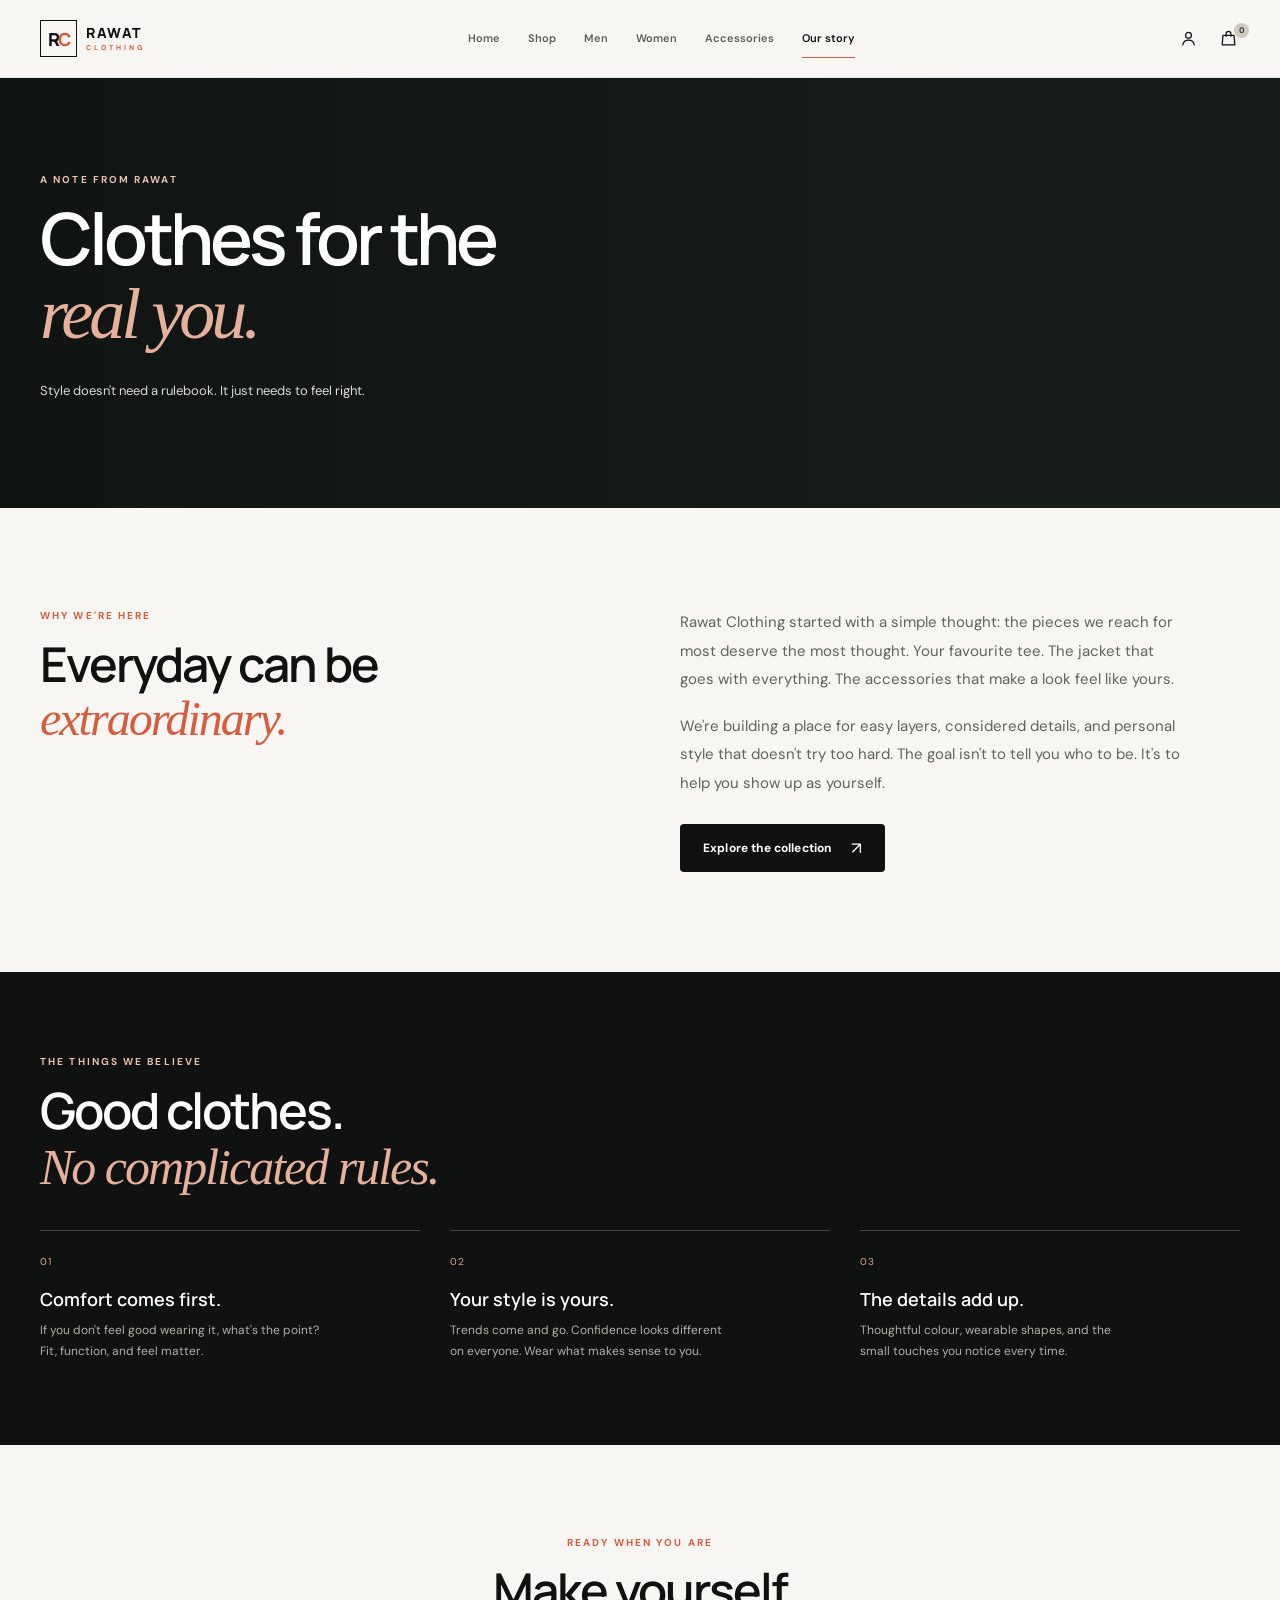
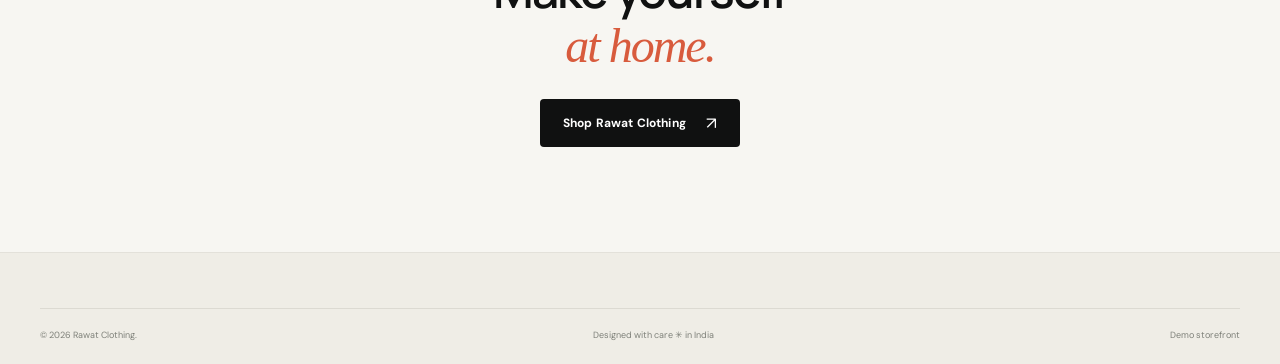
<file: about.html>
<!DOCTYPE html><html lang="en"><head><meta charset="UTF-8"><meta name="viewport" content="width=device-width,initial-scale=1"><meta name="theme-color" content="#101111"><title>Our story — Rawat Clothing</title><link rel="icon" href="assets/images/favicon.svg" type="image/svg+xml"><link href="https://fonts.googleapis.com/css2?family=DM+Sans:wght@400;500;600;700&family=Manrope:wght@400;500;600;700;800&display=swap" rel="stylesheet"><link rel="stylesheet" href="assets/css/style.css"></head><body data-page="about"><header class="site-header"><div class="container nav-wrap"><a class="brand" href="index.html"><span class="brand-mark">R<span>C</span></span><span class="brand-word">RAWAT<small>CLOTHING</small></span></a><button class="menu-toggle" aria-label="Open navigation" aria-expanded="false"><span></span><span></span><span></span></button><nav class="main-nav"><a href="index.html">Home</a><a href="shop.html">Shop</a><a href="shop.html?category=Men">Men</a><a href="shop.html?category=Women">Women</a><a href="shop.html?category=Accessories">Accessories</a><a class="active" href="about.html">Our story</a></nav><div class="nav-actions"><a class="icon-button" href="dashboard.html" aria-label="My account"><svg viewBox="0 0 24 24"><circle cx="12" cy="8" r="3.7"/><path d="M4.7 20c.8-4 3.2-6 7.3-6s6.5 2 7.3 6"/></svg></a><a class="icon-button bag-button" href="cart.html" aria-label="Shopping bag"><svg viewBox="0 0 24 24"><path d="M5 8h14l1 12H4L5 8Z"/><path d="M9 9V6a3 3 0 0 1 6 0v3"/></svg><span class="cart-count">0</span></a></div></div></header><main class="page-main"><section class="story-hero"><div class="story-hero-img"></div><div class="story-hero-overlay"></div><div class="container story-hero-content"><p class="eyebrow light-eyebrow">A NOTE FROM RAWAT</p><h1>Clothes for the<br><em>real you.</em></h1><p>Style doesn't need a rulebook. It just needs to feel right.</p></div></section><section class="section"><div class="container story-intro"><div><p class="eyebrow">WHY WE'RE HERE</p><h2>Everyday can be<br><em>extraordinary.</em></h2></div><div><p class="body-copy">Rawat Clothing started with a simple thought: the pieces we reach for most deserve the most thought. Your favourite tee. The jacket that goes with everything. The accessories that make a look feel like yours.</p><p class="body-copy">We're building a place for easy layers, considered details, and personal style that doesn't try too hard. The goal isn't to tell you who to be. It's to help you show up as yourself.</p><a class="btn btn-dark" href="shop.html">Explore the collection <span>↗</span></a></div></div></section><section class="story-values"><div class="container"><p class="eyebrow light-eyebrow">THE THINGS WE BELIEVE</p><h2>Good clothes.<br><em>No complicated rules.</em></h2><div class="story-value-grid"><article><span>01</span><h3>Comfort comes first.</h3><p>If you don't feel good wearing it, what's the point? Fit, function, and feel matter.</p></article><article><span>02</span><h3>Your style is yours.</h3><p>Trends come and go. Confidence looks different on everyone. Wear what makes sense to you.</p></article><article><span>03</span><h3>The details add up.</h3><p>Thoughtful colour, wearable shapes, and the small touches you notice every time.</p></article></div></div></section><section class="section story-cta"><div class="container"><p class="eyebrow">READY WHEN YOU ARE</p><h2>Make yourself<br><em>at home.</em></h2><a href="shop.html" class="btn btn-dark">Shop Rawat Clothing <span>↗</span></a></div></section></main><footer class="site-footer"><div class="container"><div class="footer-bottom"><span>© <span id="year"></span> Rawat Clothing.</span><span>Designed with care ✳ in India</span><span>Demo storefront</span></div></div></footer><div class="toast-region" aria-live="polite"></div><script src="assets/js/main.js"></script></body></html>
</file>
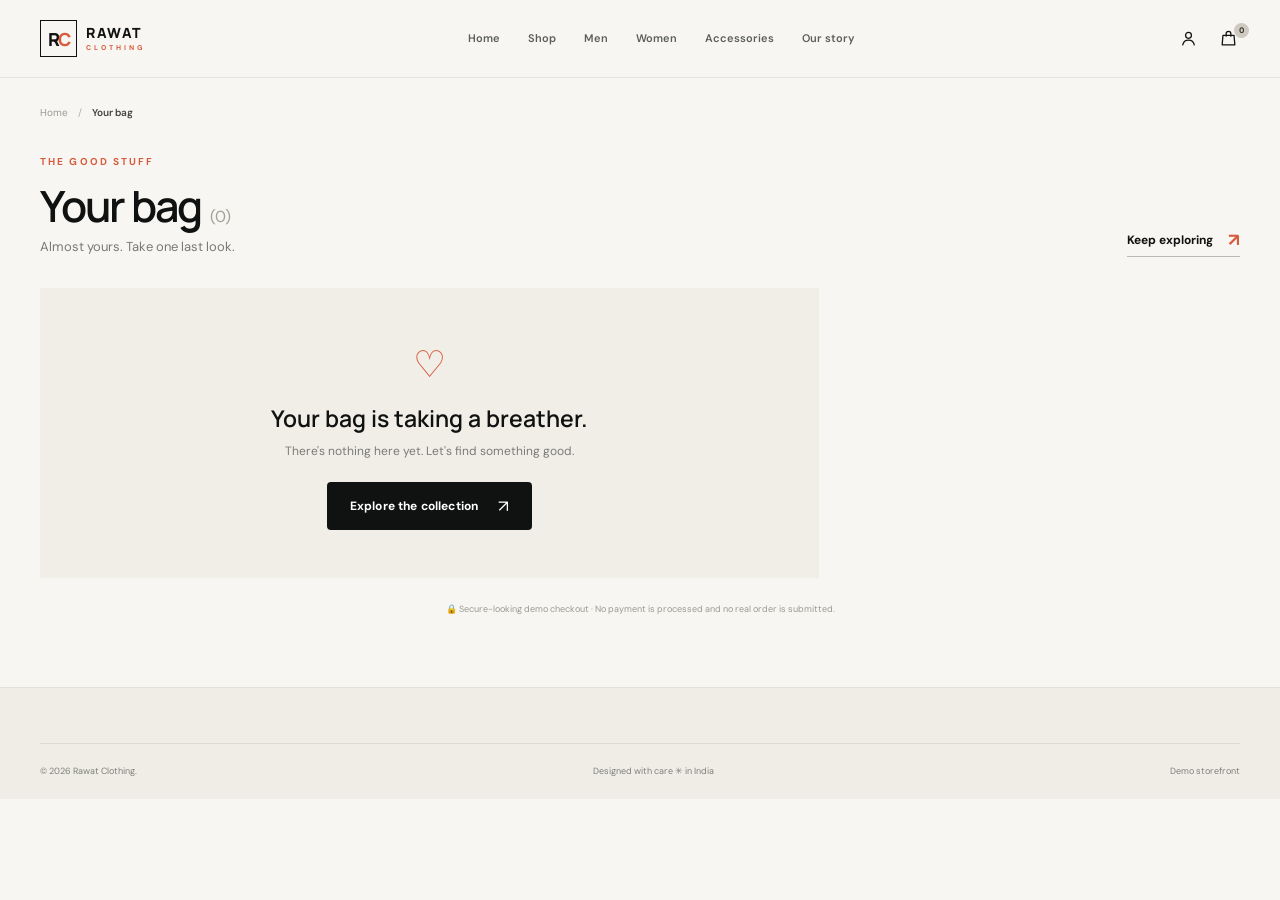
<file: cart.html>
<!DOCTYPE html><html lang="en"><head><meta charset="UTF-8"><meta name="viewport" content="width=device-width,initial-scale=1"><meta name="theme-color" content="#101111"><title>Your bag — Rawat Clothing</title><link rel="icon" href="assets/images/favicon.svg" type="image/svg+xml"><link href="https://fonts.googleapis.com/css2?family=DM+Sans:wght@400;500;600;700&family=Manrope:wght@400;500;600;700;800&display=swap" rel="stylesheet"><link rel="stylesheet" href="assets/css/style.css"></head><body data-page="cart"><header class="site-header"><div class="container nav-wrap"><a class="brand" href="index.html"><span class="brand-mark">R<span>C</span></span><span class="brand-word">RAWAT<small>CLOTHING</small></span></a><button class="menu-toggle" aria-label="Open navigation" aria-expanded="false"><span></span><span></span><span></span></button><nav class="main-nav"><a href="index.html">Home</a><a href="shop.html">Shop</a><a href="shop.html?category=Men">Men</a><a href="shop.html?category=Women">Women</a><a href="shop.html?category=Accessories">Accessories</a><a href="about.html">Our story</a></nav><div class="nav-actions"><a class="icon-button" href="dashboard.html" aria-label="My account"><svg viewBox="0 0 24 24"><circle cx="12" cy="8" r="3.7"/><path d="M4.7 20c.8-4 3.2-6 7.3-6s6.5 2 7.3 6"/></svg></a><a class="icon-button bag-button" href="cart.html" aria-label="Shopping bag"><svg viewBox="0 0 24 24"><path d="M5 8h14l1 12H4L5 8Z"/><path d="M9 9V6a3 3 0 0 1 6 0v3"/></svg><span class="cart-count">0</span></a></div></div></header><main class="page-main cart-page"><div class="container"><div class="breadcrumbs"><a href="index.html">Home</a><span>/</span><b>Your bag</b></div><div class="page-title-row"><div><p class="eyebrow">THE GOOD STUFF</p><h1>Your bag<span class="title-count" id="cart-title-count">(0)</span></h1><p class="section-subtitle">Almost yours. Take one last look.</p></div><a href="shop.html" class="text-link">Keep exploring <span>↗</span></a></div><div id="cart-content" class="cart-layout"><div class="loading-state">Opening your bag...</div></div><section class="checkout-success hidden" id="checkout-success"><div class="success-icon">✓</div><p class="eyebrow">ORDER CONFIRMED (DEMO)</p><h2>You're going to look <em>good.</em></h2><p id="success-message">Your demo order has been placed.</p><div class="success-actions"><a href="dashboard.html" class="btn btn-dark">View my orders <span>↗</span></a><a href="shop.html" class="btn btn-outline">Back to shopping</a></div></section><div class="checkout-disclaimer">🔒 Secure-looking demo checkout · No payment is processed and no real order is submitted.</div></div></main><footer class="site-footer"><div class="container"><div class="footer-bottom"><span>© <span id="year"></span> Rawat Clothing.</span><span>Designed with care ✳ in India</span><span>Demo storefront</span></div></div></footer><div class="toast-region" aria-live="polite"></div><script src="assets/js/main.js"></script><script src="assets/js/cart.js"></script></body></html>
</file>
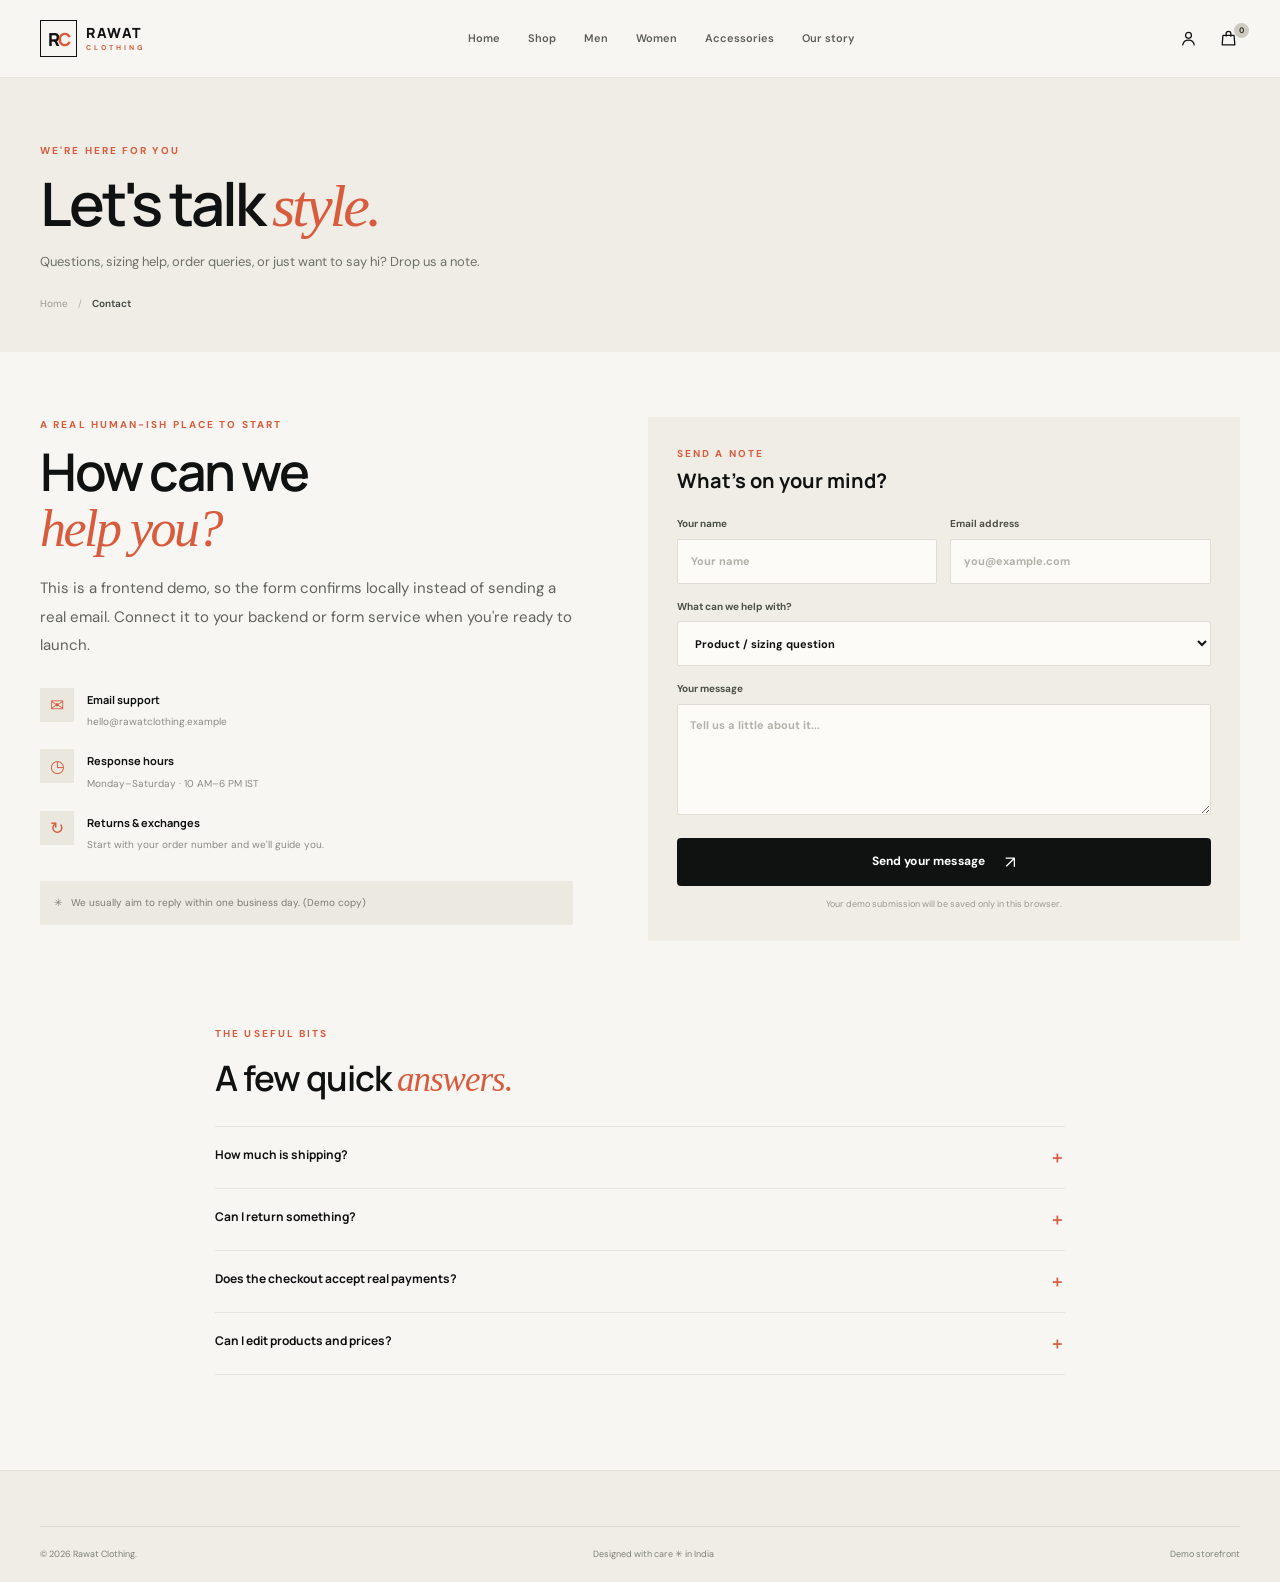
<file: contact.html>
<!DOCTYPE html><html lang="en"><head><meta charset="UTF-8"><meta name="viewport" content="width=device-width,initial-scale=1"><meta name="theme-color" content="#101111"><title>Contact & support — Rawat Clothing</title><link rel="icon" href="assets/images/favicon.svg" type="image/svg+xml"><link href="https://fonts.googleapis.com/css2?family=DM+Sans:wght@400;500;600;700&family=Manrope:wght@400;500;600;700;800&display=swap" rel="stylesheet"><link rel="stylesheet" href="assets/css/style.css"></head><body data-page="contact"><header class="site-header"><div class="container nav-wrap"><a class="brand" href="index.html"><span class="brand-mark">R<span>C</span></span><span class="brand-word">RAWAT<small>CLOTHING</small></span></a><button class="menu-toggle" aria-label="Open navigation" aria-expanded="false"><span></span><span></span><span></span></button><nav class="main-nav"><a href="index.html">Home</a><a href="shop.html">Shop</a><a href="shop.html?category=Men">Men</a><a href="shop.html?category=Women">Women</a><a href="shop.html?category=Accessories">Accessories</a><a href="about.html">Our story</a></nav><div class="nav-actions"><a class="icon-button" href="dashboard.html" aria-label="My account"><svg viewBox="0 0 24 24"><circle cx="12" cy="8" r="3.7"/><path d="M4.7 20c.8-4 3.2-6 7.3-6s6.5 2 7.3 6"/></svg></a><a class="icon-button bag-button" href="cart.html" aria-label="Shopping bag"><svg viewBox="0 0 24 24"><path d="M5 8h14l1 12H4L5 8Z"/><path d="M9 9V6a3 3 0 0 1 6 0v3"/></svg><span class="cart-count">0</span></a></div></div></header><main class="page-main"><section class="shop-intro contact-intro"><div class="container"><p class="eyebrow">WE'RE HERE FOR YOU</p><h1>Let's talk <em>style.</em></h1><p>Questions, sizing help, order queries, or just want to say hi? Drop us a note.</p><div class="breadcrumbs"><a href="index.html">Home</a><span>/</span><b>Contact</b></div></div></section><section class="container contact-layout"><div class="contact-copy"><p class="eyebrow">A REAL HUMAN-ISH PLACE TO START</p><h2>How can we<br><em>help you?</em></h2><p class="body-copy">This is a frontend demo, so the form confirms locally instead of sending a real email. Connect it to your backend or form service when you're ready to launch.</p><div class="contact-info"><div><span>✉</span><section><strong>Email support</strong><p>hello@rawatclothing.example</p></section></div><div><span>◷</span><section><strong>Response hours</strong><p>Monday–Saturday · 10 AM–6 PM IST</p></section></div><div><span>↻</span><section><strong>Returns & exchanges</strong><p>Start with your order number and we'll guide you.</p></section></div></div><div class="contact-mini-note">✳ <span>We usually aim to reply within one business day. (Demo copy)</span></div></div><form id="contact-form" class="contact-form"><p class="eyebrow">SEND A NOTE</p><h3>What’s on your mind?</h3><div class="form-two-col"><label>Your name<input id="contact-name" required placeholder="Your name"></label><label>Email address<input id="contact-email" type="email" required placeholder="you@example.com"></label></div><label>What can we help with?<select id="contact-topic"><option>Product / sizing question</option><option>Order status</option><option>Shipping and returns</option><option>Something else</option></select></label><label>Your message<textarea id="contact-message" rows="5" required minlength="8" placeholder="Tell us a little about it..."></textarea></label><p class="form-error" id="contact-error" role="alert"></p><button class="btn btn-dark btn-full" type="submit">Send your message <span>↗</span></button><p class="form-help">Your demo submission will be saved only in this browser.</p></form></section><section class="container faq-section" id="faq"><p class="eyebrow">THE USEFUL BITS</p><h2>A few quick <em>answers.</em></h2><div class="faq-list"><details><summary>How much is shipping? <span>＋</span></summary><p>In this demo, shipping is free on orders of ₹1,499 or more and ₹99 below that. You can edit this rule in <code>assets/js/cart.js</code>.</p></details><details><summary>Can I return something? <span>＋</span></summary><p>The storefront displays a 7-day return-window message for demonstration. Add your real return policy before accepting customer orders.</p></details><details><summary>Does the checkout accept real payments? <span>＋</span></summary><p>No. This is a frontend project only. Checkout simulates placing an order in your browser; it does not charge a card or send an order to a server.</p></details><details id="shipping"><summary>Can I edit products and prices? <span>＋</span></summary><p>Yes. Update the product catalogue in <code>assets/js/main.js</code>. For a production site, use a database and a protected admin API.</p></details></div></section></main><footer class="site-footer"><div class="container"><div class="footer-bottom"><span>© <span id="year"></span> Rawat Clothing.</span><span>Designed with care ✳ in India</span><span>Demo storefront</span></div></div></footer><div class="toast-region" aria-live="polite"></div><script src="assets/js/main.js"></script><script>document.getElementById('contact-form').addEventListener('submit',e=>{e.preventDefault();const data={name:document.getElementById('contact-name').value,email:document.getElementById('contact-email').value,topic:document.getElementById('contact-topic').value,message:document.getElementById('contact-message').value,createdAt:new Date().toISOString()};const list=JSON.parse(localStorage.getItem('rawat_messages')||'[]');list.unshift(data);localStorage.setItem('rawat_messages',JSON.stringify(list));e.target.reset();Rawat.toast('Thanks — your demo message has been saved in this browser.');});</script></body></html>
</file>
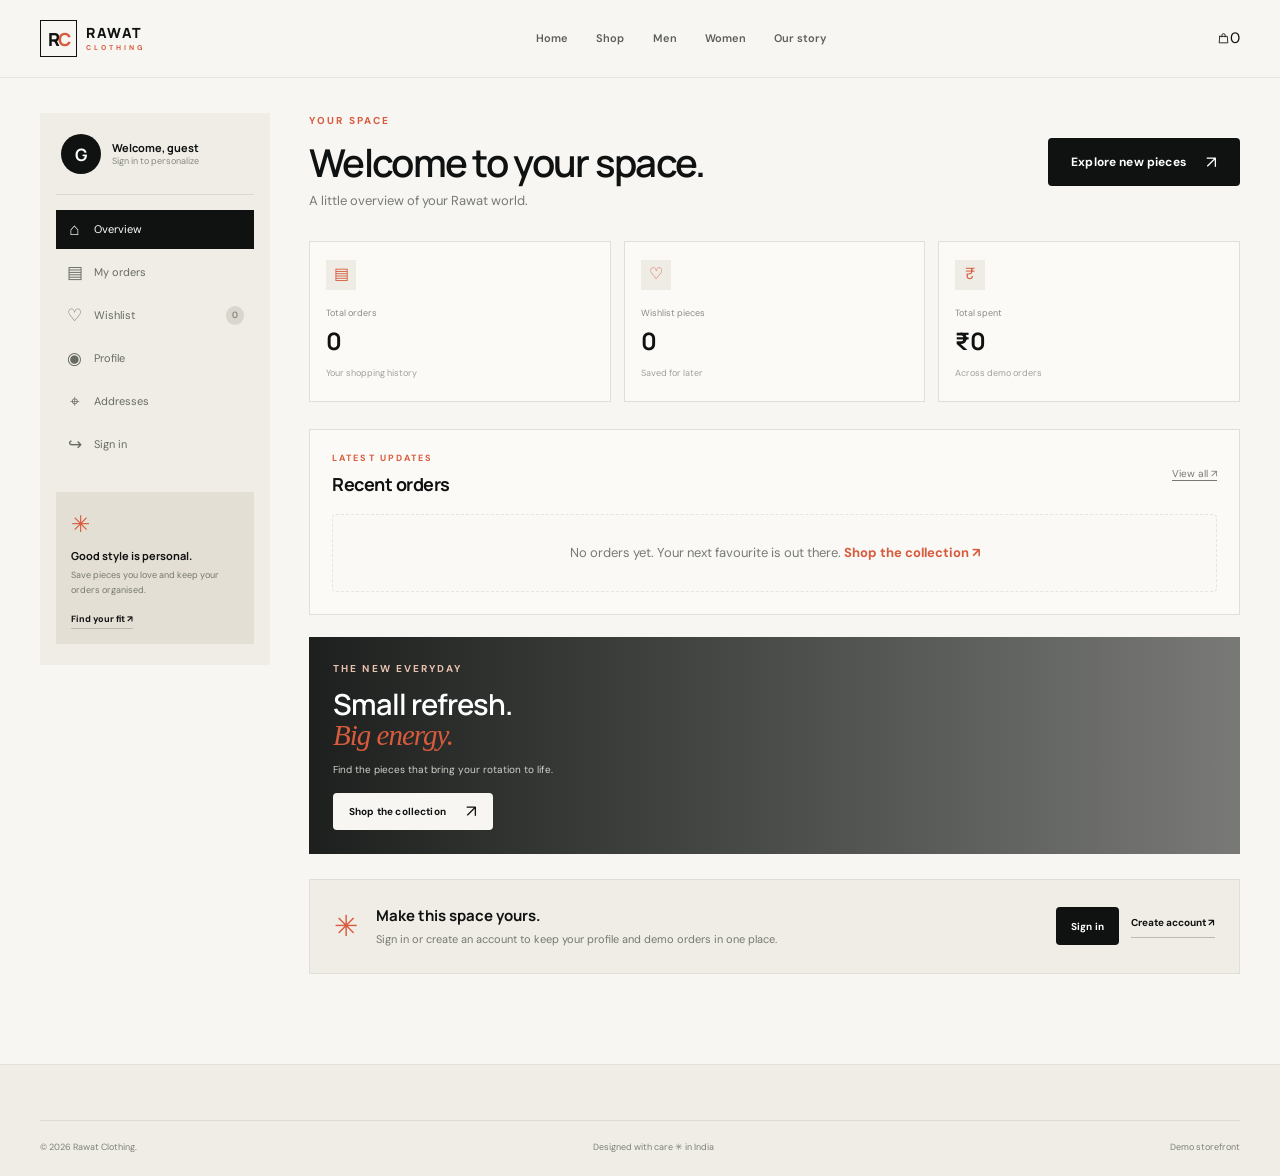
<file: dashboard.html>
<!DOCTYPE html><html lang="en"><head><meta charset="UTF-8"><meta name="viewport" content="width=device-width,initial-scale=1"><meta name="theme-color" content="#101111"><title>My dashboard — Rawat Clothing</title><link rel="icon" href="assets/images/favicon.svg" type="image/svg+xml"><link href="https://fonts.googleapis.com/css2?family=DM+Sans:wght@400;500;600;700&family=Manrope:wght@400;500;600;700;800&display=swap" rel="stylesheet"><link rel="stylesheet" href="assets/css/style.css"></head><body class="dashboard-body" data-page="dashboard"><header class="site-header"><div class="container nav-wrap"><a class="brand" href="index.html"><span class="brand-mark">R<span>C</span></span><span class="brand-word">RAWAT<small>CLOTHING</small></span></a><button class="menu-toggle" aria-label="Open navigation" aria-expanded="false"><span></span><span></span><span></span></button><nav class="main-nav"><a href="index.html">Home</a><a href="shop.html">Shop</a><a href="shop.html?category=Men">Men</a><a href="shop.html?category=Women">Women</a><a href="about.html">Our story</a></nav><div class="nav-actions"><a class="icon-button" href="cart.html" aria-label="Shopping bag"><svg viewBox="0 0 24 24"><path d="M5 8h14l1 12H4L5 8Z"/><path d="M9 9V6a3 3 0 0 1 6 0v3"/></svg><span class="cart-count">0</span></a></div></div></header><main class="page-main dashboard-page"><div class="container dash-layout"><aside class="dash-sidebar"><div class="dash-user"><div class="avatar" id="dash-avatar">R</div><div><strong id="dash-user-name">Welcome, guest</strong><small id="dash-user-email">Sign in to personalize</small></div></div><nav class="dash-nav"><a class="active" href="#overview" data-dash-tab="overview"><span>⌂</span> Overview</a><a href="#orders" data-dash-tab="orders"><span>▤</span> My orders</a><a href="#wishlist" data-dash-tab="wishlist"><span>♡</span> Wishlist <i id="wishlist-nav-count">0</i></a><a href="#profile" data-dash-tab="profile"><span>◉</span> Profile</a><a href="#addresses" data-dash-tab="addresses"><span>⌖</span> Addresses</a><a href="login.html" id="dash-signin-link"><span>↪</span> Sign in</a><button id="dash-logout" class="dash-nav-button hidden"><span>⇥</span> Sign out</button></nav><div class="dash-side-card"><span>✳</span><b>Good style is personal.</b><p>Save pieces you love and keep your orders organised.</p><a href="shop.html">Find your fit ↗</a></div></aside><section class="dash-content"><div class="dash-topline"><div><p class="eyebrow">YOUR SPACE</p><h1 id="dash-greeting">Welcome back.</h1><p class="section-subtitle">A little overview of your Rawat world.</p></div><a class="btn btn-dark" href="shop.html">Explore new pieces <span>↗</span></a></div><div class="dash-tab-panel active" id="tab-overview"><div class="stat-grid"><article class="stat-card"><span class="stat-icon">▤</span><small>Total orders</small><strong id="stat-orders">0</strong><span class="stat-foot">Your shopping history</span></article><article class="stat-card"><span class="stat-icon">♡</span><small>Wishlist pieces</small><strong id="stat-wishlist">0</strong><span class="stat-foot">Saved for later</span></article><article class="stat-card"><span class="stat-icon">₹</span><small>Total spent</small><strong id="stat-spent">₹0</strong><span class="stat-foot">Across demo orders</span></article></div><section class="dash-card"><div class="dash-card-heading"><div><p class="eyebrow">LATEST UPDATES</p><h2>Recent orders</h2></div><button class="inline-link" data-dash-tab="orders">View all ↗</button></div><div id="recent-orders"><div class="empty-inline">No orders yet. Your next favourite is out there.</div></div></section><section class="dash-card dash-promo"><div><p class="eyebrow light-eyebrow">THE NEW EVERYDAY</p><h2>Small refresh.<br><em>Big energy.</em></h2><p>Find the pieces that bring your rotation to life.</p><a class="btn btn-light" href="shop.html">Shop the collection <span>↗</span></a></div></section></div><div class="dash-tab-panel" id="tab-orders"><div class="dash-card"><div class="dash-card-heading"><div><p class="eyebrow">ALL THE DETAILS</p><h2>Order history</h2></div></div><div id="all-orders"><div class="empty-inline">No orders yet.</div></div></div></div><div class="dash-tab-panel" id="tab-wishlist"><div class="dash-card"><div class="dash-card-heading"><div><p class="eyebrow">KEEP IT CLOSE</p><h2>Your wishlist</h2></div><a class="text-link" href="shop.html">Explore more ↗</a></div><div class="product-grid" id="wishlist-products"></div><div class="empty-inline hidden" id="wishlist-empty">You haven't saved anything yet. Tap the ♡ on a product to keep it here.</div></div></div><div class="dash-tab-panel" id="tab-profile"><div class="dash-card"><div class="dash-card-heading"><div><p class="eyebrow">THE BASICS</p><h2>Your profile</h2></div></div><form id="profile-form" class="profile-form"><label>Full name<input id="profile-name" required minlength="2"></label><label>Email address<input id="profile-email" type="email" required></label><label>Phone (optional)<input id="profile-phone" type="tel" placeholder="Add a contact number"></label><div class="form-error" id="profile-error" role="alert"></div><button class="btn btn-dark" type="submit">Save changes <span>↗</span></button></form><p class="auth-security-note">Demo profile details are stored only in this browser.</p></div></div><div class="dash-tab-panel" id="tab-addresses"><div class="dash-card"><div class="dash-card-heading"><div><p class="eyebrow">WHERE IT GOES</p><h2>Saved address</h2></div></div><div class="empty-inline">Shipping addresses are collected during the demo checkout. For a production store, connect a secure backend and customer account service.</div><a href="cart.html" class="btn btn-outline">Go to checkout <span>↗</span></a></div></div><div class="dash-signin-callout hidden" id="dash-guest-callout"><span>✳</span><div><h3>Make this space yours.</h3><p>Sign in or create an account to keep your profile and demo orders in one place.</p></div><div><a href="login.html" class="btn btn-dark">Sign in</a><a href="signup.html" class="text-link">Create account ↗</a></div></div></section></div></main><footer class="site-footer"><div class="container"><div class="footer-bottom"><span>© <span id="year"></span> Rawat Clothing.</span><span>Designed with care ✳ in India</span><span>Demo storefront</span></div></div></footer><div class="toast-region" aria-live="polite"></div><script src="assets/js/main.js"></script><script src="assets/js/dashboard.js"></script></body></html>
</file>
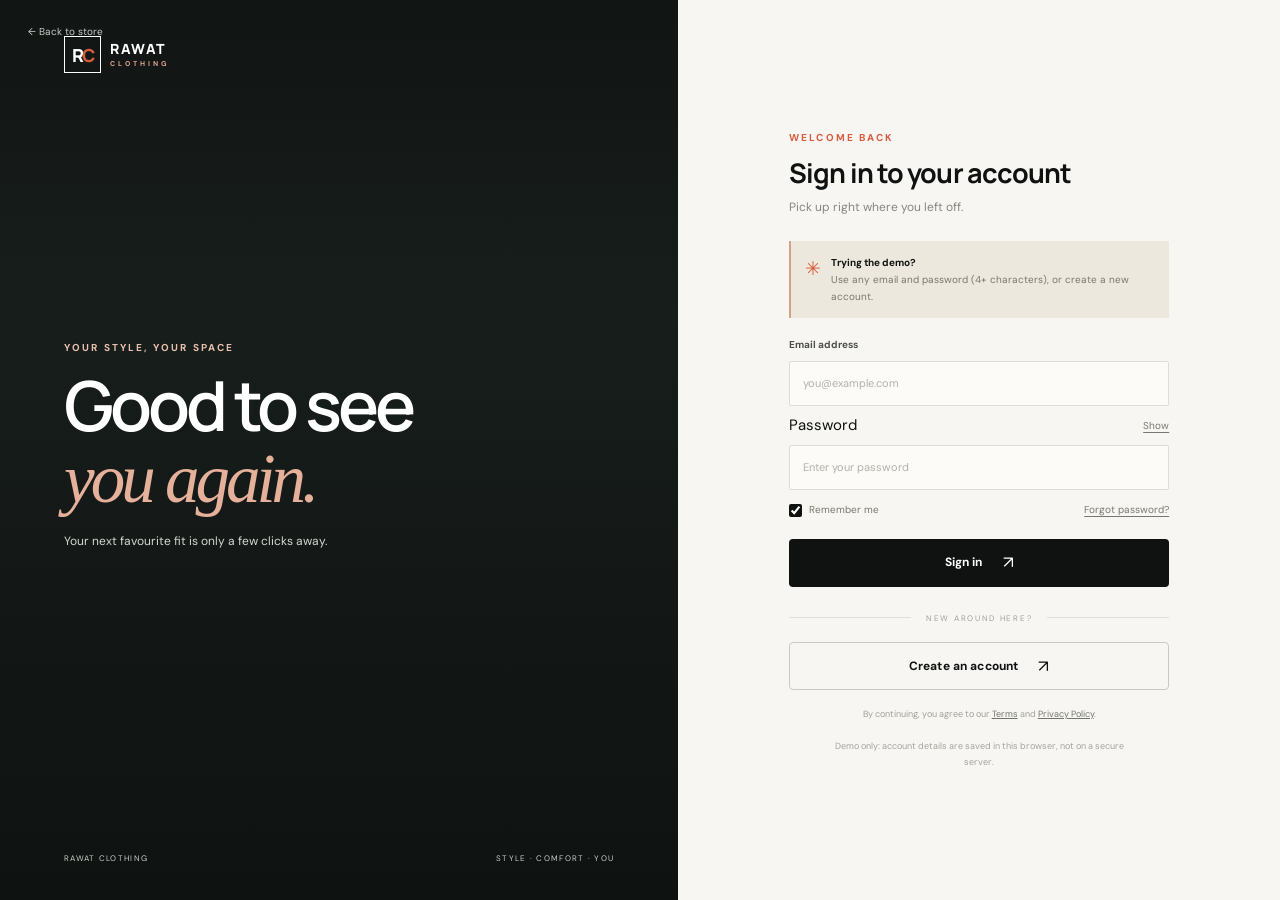
<file: login.html>
<!DOCTYPE html><html lang="en"><head><meta charset="UTF-8"><meta name="viewport" content="width=device-width,initial-scale=1"><meta name="theme-color" content="#101111"><title>Sign in — Rawat Clothing</title><link rel="icon" href="assets/images/favicon.svg" type="image/svg+xml"><link href="https://fonts.googleapis.com/css2?family=DM+Sans:wght@400;500;600;700&family=Manrope:wght@400;500;600;700;800&display=swap" rel="stylesheet"><link rel="stylesheet" href="assets/css/style.css"></head><body class="auth-body" data-page="login"><main class="auth-shell"><a href="index.html" class="auth-back">← Back to store</a><section class="auth-visual"><div class="auth-visual-image"></div><div class="auth-visual-overlay"></div><a class="brand brand-light" href="index.html"><span class="brand-mark">R<span>C</span></span><span class="brand-word">RAWAT<small>CLOTHING</small></span></a><div class="auth-quote"><p class="eyebrow light-eyebrow">YOUR STYLE, YOUR SPACE</p><h1>Good to see<br><em>you again.</em></h1><p>Your next favourite fit is only a few clicks away.</p></div><div class="auth-visual-foot"><span>RAWAT CLOTHING</span><span>STYLE · COMFORT · YOU</span></div></section><section class="auth-form-wrap"><div class="auth-form-inner"><div class="auth-logo-mobile"><a class="brand" href="index.html"><span class="brand-mark">R<span>C</span></span><span class="brand-word">RAWAT<small>CLOTHING</small></span></a></div><p class="eyebrow">WELCOME BACK</p><h2>Sign in to your account</h2><p class="auth-muted">Pick up right where you left off.</p><div class="demo-note"><span>✳</span><p><strong>Trying the demo?</strong><br>Use any email and password (4+ characters), or create a new account.</p></div><form id="login-form" class="form-stack"><label for="login-email">Email address</label><input id="login-email" type="email" placeholder="you@example.com" autocomplete="email" required><div class="label-between"><label for="login-password">Password</label><button type="button" class="inline-link" id="toggle-login-password">Show</button></div><input id="login-password" type="password" placeholder="Enter your password" autocomplete="current-password" minlength="4" required><div class="form-between"><label class="remember-label"><input type="checkbox" id="remember-me" checked> <span>Remember me</span></label><a class="inline-link" href="#demo-reset" id="forgot-link">Forgot password?</a></div><p class="form-error" id="login-error" role="alert"></p><button class="btn btn-dark btn-full" type="submit">Sign in <span>↗</span></button></form><div class="auth-divider"><span>NEW AROUND HERE?</span></div><a href="signup.html" class="btn btn-outline btn-full">Create an account <span>↗</span></a><p class="auth-legal">By continuing, you agree to our <a href="contact.html">Terms</a> and <a href="contact.html">Privacy Policy</a>.</p><p class="auth-security-note">Demo only: account details are saved in this browser, not on a secure server.</p></div></section></main><div class="toast-region" aria-live="polite"></div><script src="assets/js/main.js"></script><script src="assets/js/auth.js"></script></body></html>
</file>
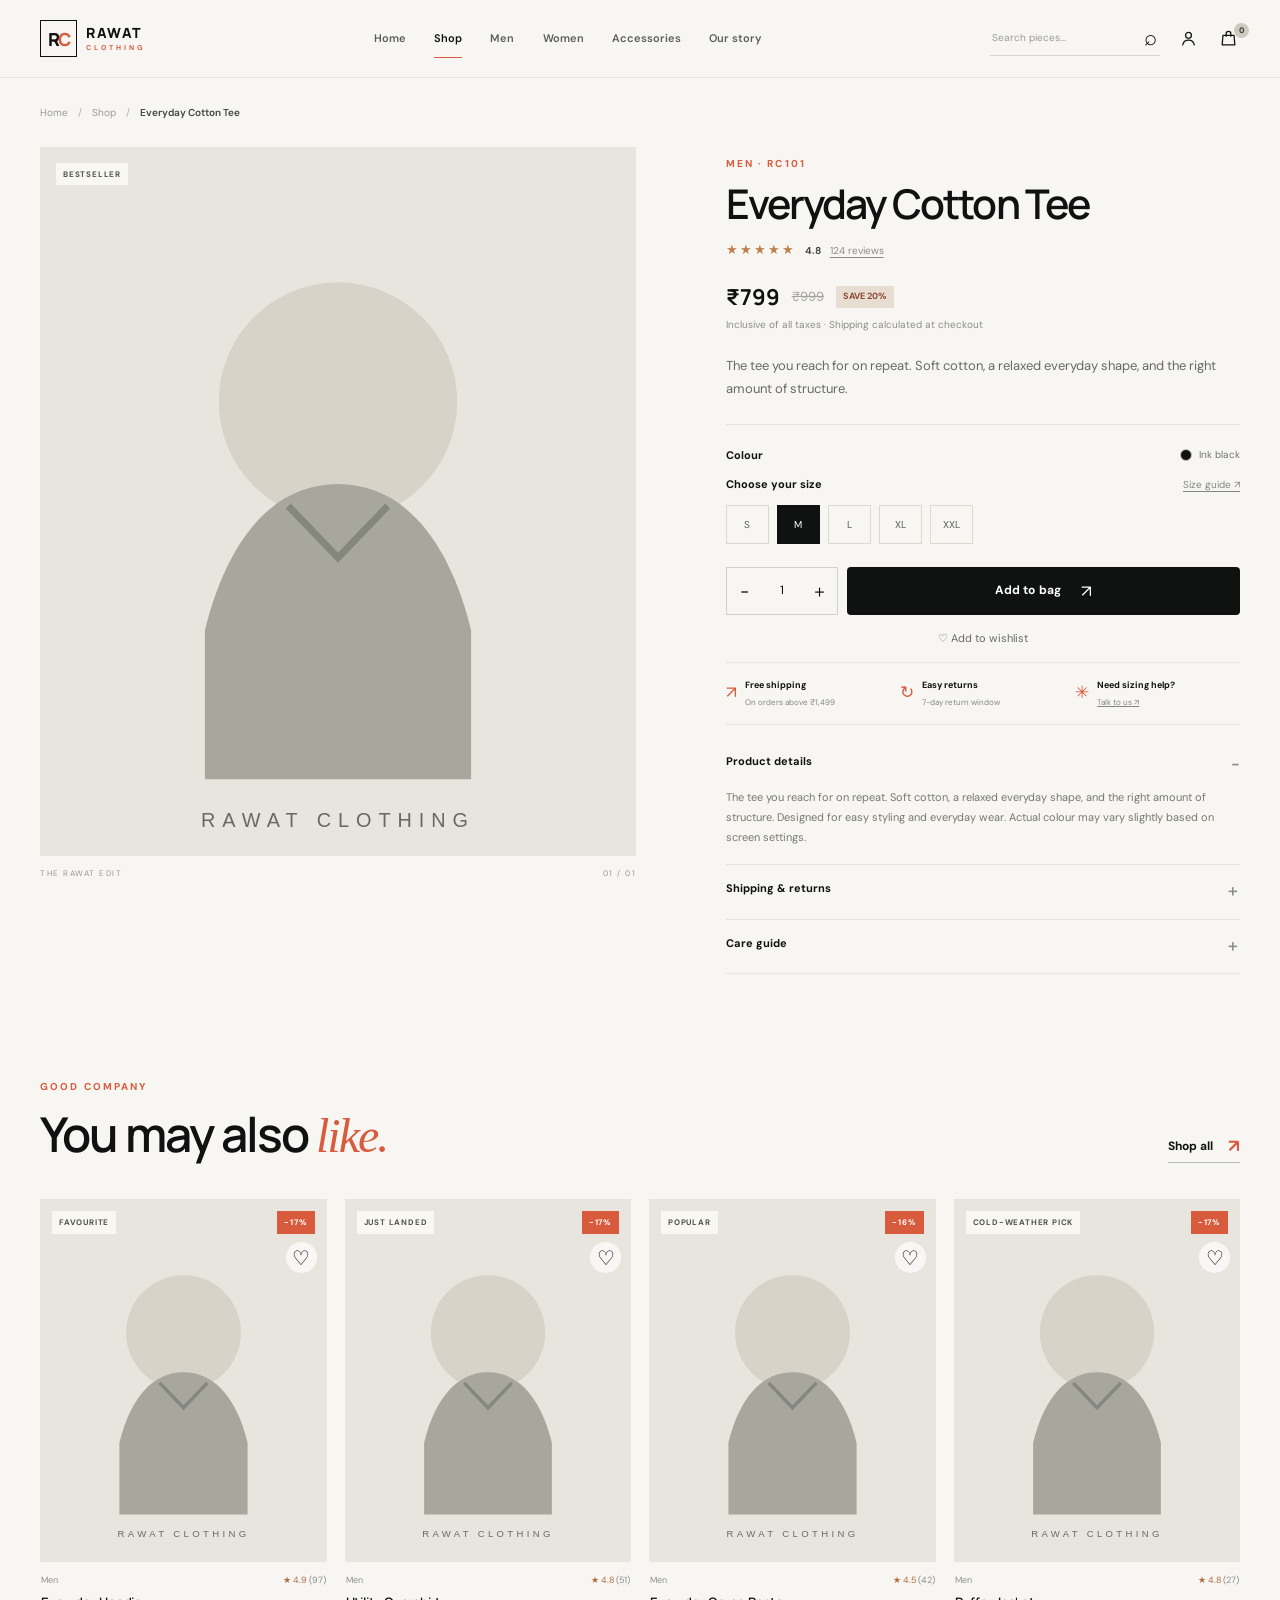
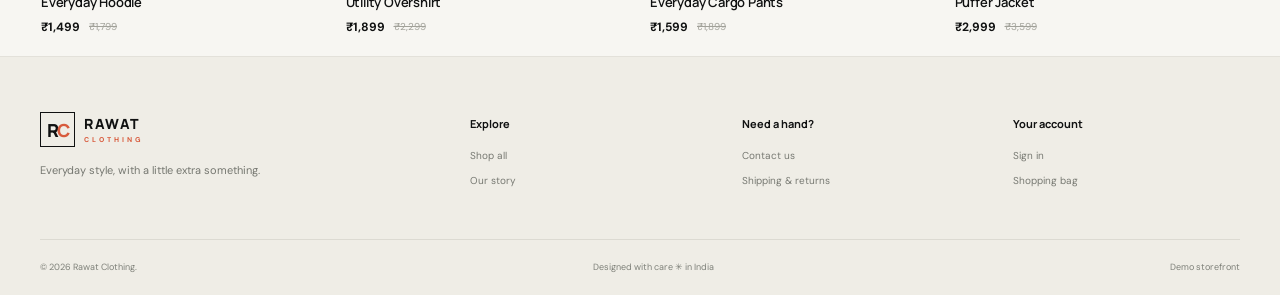
<file: product.html>
<!DOCTYPE html><html lang="en"><head><meta charset="UTF-8"><meta name="viewport" content="width=device-width,initial-scale=1"><meta name="theme-color" content="#101111"><title>Product details — Rawat Clothing</title><link rel="icon" href="assets/images/favicon.svg" type="image/svg+xml"><link href="https://fonts.googleapis.com/css2?family=DM+Sans:wght@400;500;600;700&family=Manrope:wght@400;500;600;700;800&display=swap" rel="stylesheet"><link rel="stylesheet" href="assets/css/style.css"></head><body data-page="product"><header class="site-header"><div class="container nav-wrap"><a class="brand" href="index.html"><span class="brand-mark">R<span>C</span></span><span class="brand-word">RAWAT<small>CLOTHING</small></span></a><button class="menu-toggle" aria-label="Open navigation" aria-expanded="false"><span></span><span></span><span></span></button><nav class="main-nav"><a href="index.html">Home</a><a class="active" href="shop.html">Shop</a><a href="shop.html?category=Men">Men</a><a href="shop.html?category=Women">Women</a><a href="shop.html?category=Accessories">Accessories</a><a href="about.html">Our story</a></nav><div class="nav-actions"><form class="nav-search" action="shop.html"><input name="q" placeholder="Search pieces..." aria-label="Search products"><button aria-label="Search">⌕</button></form><a class="icon-button" href="dashboard.html" aria-label="My account"><svg viewBox="0 0 24 24"><circle cx="12" cy="8" r="3.7"/><path d="M4.7 20c.8-4 3.2-6 7.3-6s6.5 2 7.3 6"/></svg></a><a class="icon-button bag-button" href="cart.html" aria-label="Shopping bag"><svg viewBox="0 0 24 24"><path d="M5 8h14l1 12H4L5 8Z"/><path d="M9 9V6a3 3 0 0 1 6 0v3"/></svg><span class="cart-count">0</span></a></div></div></header><main class="page-main"><div class="container product-detail-wrap"><div class="breadcrumbs product-crumb"><a href="index.html">Home</a><span>/</span><a href="shop.html">Shop</a><span>/</span><b id="product-crumb-name">Details</b></div><div class="product-detail" id="product-detail"><div class="loading-state">Getting the details...</div></div><section class="section related-section"><div class="section-heading"><div><p class="eyebrow">GOOD COMPANY</p><h2>You may also <em>like.</em></h2></div><a href="shop.html" class="text-link">Shop all <span>↗</span></a></div><div class="product-grid" id="related-products"></div></section></div></main><footer class="site-footer"><div class="container"><div class="footer-top"><div class="footer-brand"><a class="brand brand-footer" href="index.html"><span class="brand-mark">R<span>C</span></span><span class="brand-word">RAWAT<small>CLOTHING</small></span></a><p>Everyday style, with a little extra something.</p></div><div class="footer-col"><h4>Explore</h4><a href="shop.html">Shop all</a><a href="about.html">Our story</a></div><div class="footer-col"><h4>Need a hand?</h4><a href="contact.html">Contact us</a><a href="contact.html#shipping">Shipping & returns</a></div><div class="footer-col"><h4>Your account</h4><a href="login.html">Sign in</a><a href="cart.html">Shopping bag</a></div></div><div class="footer-bottom"><span>© <span id="year"></span> Rawat Clothing.</span><span>Designed with care ✳ in India</span><span>Demo storefront</span></div></div></footer><div class="toast-region" aria-live="polite"></div><script src="assets/js/main.js"></script><script src="assets/js/product.js"></script></body></html>
</file>
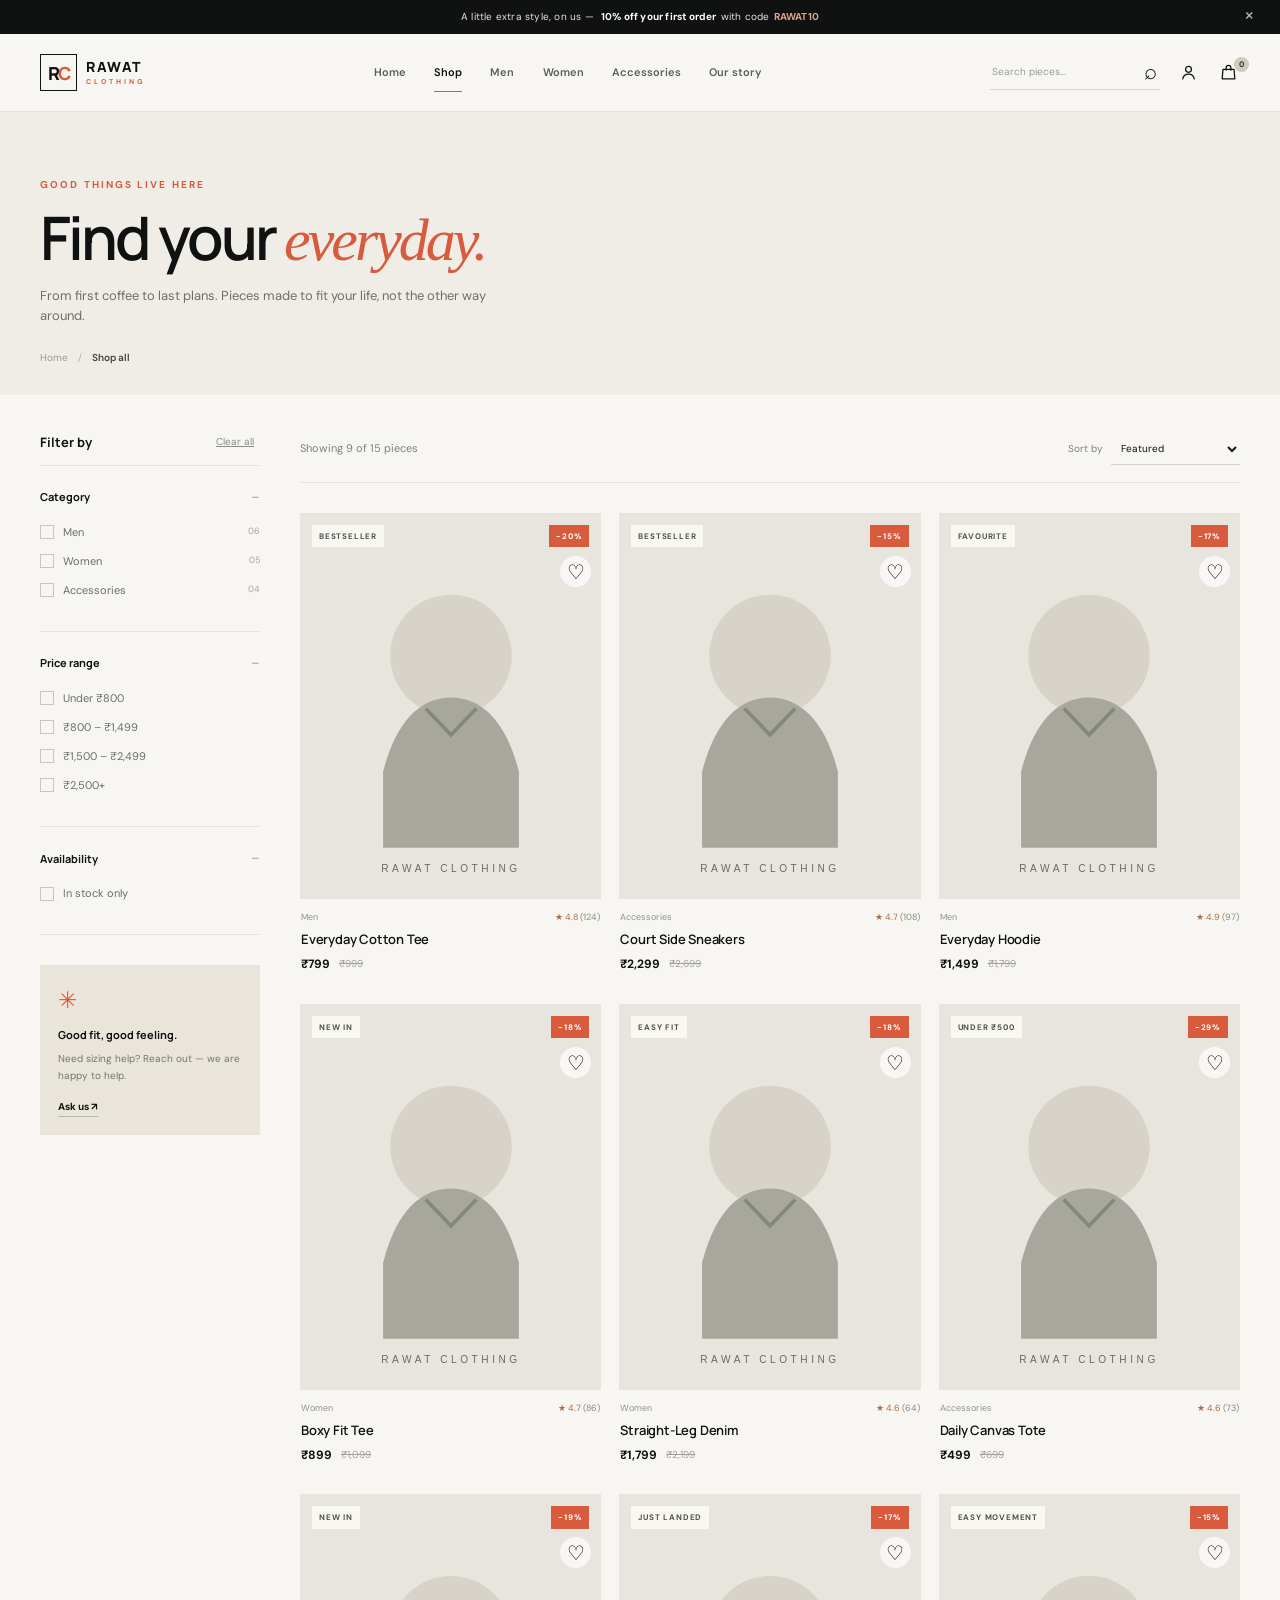
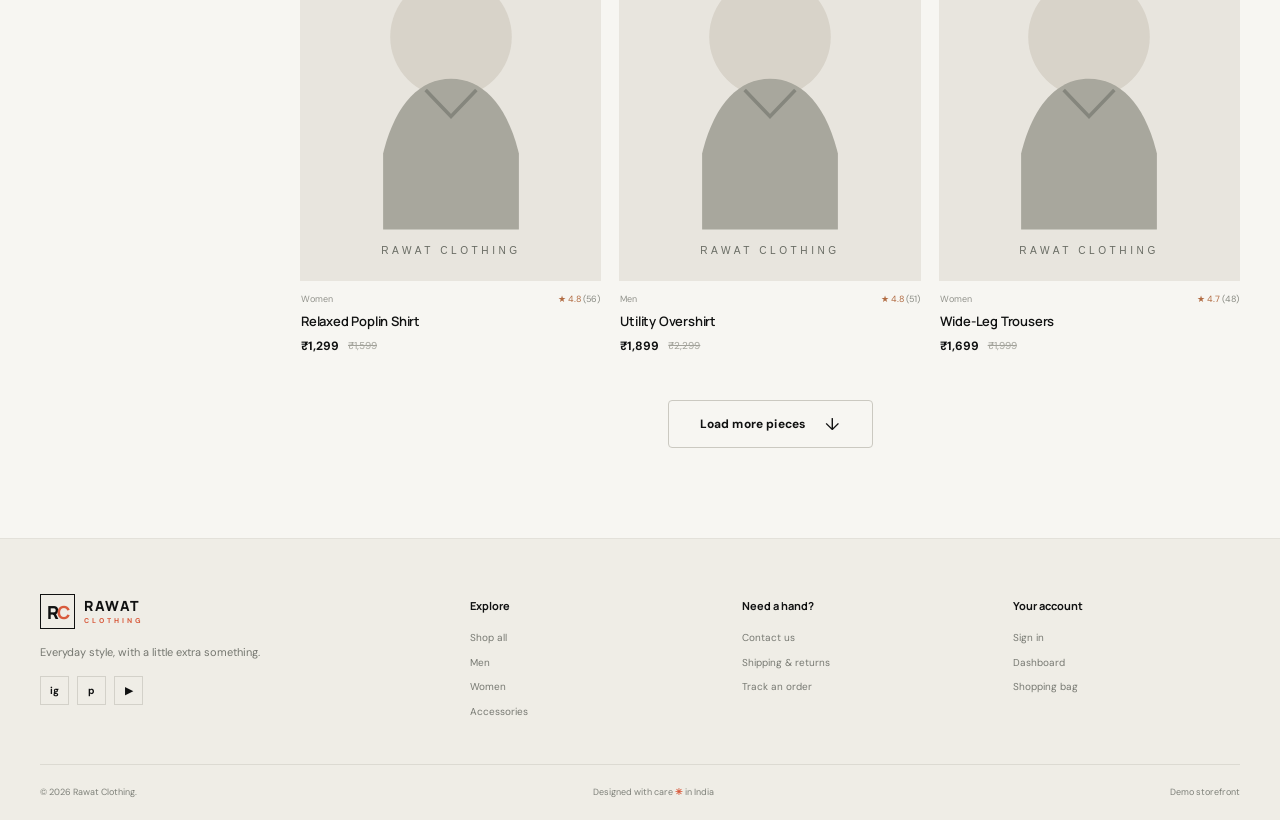
<file: shop.html>
<!DOCTYPE html><html lang="en"><head><meta charset="UTF-8"><meta name="viewport" content="width=device-width,initial-scale=1"><meta name="theme-color" content="#101111"><title>Shop all — Rawat Clothing</title><link rel="icon" href="assets/images/favicon.svg" type="image/svg+xml"><link href="https://fonts.googleapis.com/css2?family=DM+Sans:wght@400;500;600;700&family=Manrope:wght@400;500;600;700;800&display=swap" rel="stylesheet"><link rel="stylesheet" href="assets/css/style.css"></head><body data-page="shop"><div class="announcement-bar">A little extra style, on us — <strong>10% off your first order</strong> with code <span>RAWAT10</span><button class="announce-close" aria-label="Dismiss announcement">×</button></div><header class="site-header"><div class="container nav-wrap"><a class="brand" href="index.html"><span class="brand-mark">R<span>C</span></span><span class="brand-word">RAWAT<small>CLOTHING</small></span></a><button class="menu-toggle" aria-label="Open navigation" aria-expanded="false"><span></span><span></span><span></span></button><nav class="main-nav"><a href="index.html">Home</a><a class="active" href="shop.html">Shop</a><a href="shop.html?category=Men">Men</a><a href="shop.html?category=Women">Women</a><a href="shop.html?category=Accessories">Accessories</a><a href="about.html">Our story</a></nav><div class="nav-actions"><form class="nav-search" action="shop.html"><input name="q" placeholder="Search pieces..." aria-label="Search products"><button aria-label="Search">⌕</button></form><a class="icon-button" href="dashboard.html" aria-label="My account"><svg viewBox="0 0 24 24"><circle cx="12" cy="8" r="3.7"/><path d="M4.7 20c.8-4 3.2-6 7.3-6s6.5 2 7.3 6"/></svg></a><a class="icon-button bag-button" href="cart.html" aria-label="Shopping bag"><svg viewBox="0 0 24 24"><path d="M5 8h14l1 12H4L5 8Z"/><path d="M9 9V6a3 3 0 0 1 6 0v3"/></svg><span class="cart-count">0</span></a></div></div></header>
<main class="page-main"><section class="shop-intro"><div class="container"><p class="eyebrow">GOOD THINGS LIVE HERE</p><h1>Find your <em>everyday.</em></h1><p>From first coffee to last plans. Pieces made to fit your life, not the other way around.</p><div class="breadcrumbs"><a href="index.html">Home</a><span>/</span><b>Shop all</b></div></div></section><section class="container shop-layout"><aside class="filter-panel"><div class="filter-heading"><h3>Filter by</h3><button id="clear-filters" class="subtle-button">Clear all</button></div><div class="filter-group"><h4>Category <span>−</span></h4><label class="check-row"><input type="checkbox" name="category" value="Men"><span>Men</span><small>06</small></label><label class="check-row"><input type="checkbox" name="category" value="Women"><span>Women</span><small>05</small></label><label class="check-row"><input type="checkbox" name="category" value="Accessories"><span>Accessories</span><small>04</small></label></div><div class="filter-group"><h4>Price range <span>−</span></h4><label class="check-row"><input type="checkbox" name="price" value="0-799"><span>Under ₹800</span></label><label class="check-row"><input type="checkbox" name="price" value="800-1499"><span>₹800 – ₹1,499</span></label><label class="check-row"><input type="checkbox" name="price" value="1500-2499"><span>₹1,500 – ₹2,499</span></label><label class="check-row"><input type="checkbox" name="price" value="2500-99999"><span>₹2,500+</span></label></div><div class="filter-group"><h4>Availability <span>−</span></h4><label class="check-row"><input type="checkbox" id="in-stock"><span>In stock only</span></label></div><div class="filter-aside-note"><span>✳</span><b>Good fit, good feeling.</b><p>Need sizing help? Reach out — we are happy to help.</p><a href="contact.html">Ask us ↗</a></div></aside><div class="shop-results"><div class="shop-toolbar"><p id="result-count">Showing our collection</p><div class="toolbar-controls"><button id="mobile-filter-toggle" class="filter-toggle">☷ Filters</button><label class="sort-label">Sort by <select id="sort-select"><option value="featured">Featured</option><option value="newest">Newest</option><option value="price-low">Price: low to high</option><option value="price-high">Price: high to low</option><option value="rating">Top rated</option></select></label></div></div><div class="active-filters" id="active-filters"></div><div class="product-grid shop-product-grid" id="shop-products"><div class="loading-state">Finding your fit...</div></div><div class="empty-state hidden" id="empty-state"><span>⌕</span><h3>No pieces found — yet.</h3><p>Try changing your search or clearing a filter.</p><button class="btn btn-dark" id="empty-clear">Clear filters</button></div><div class="load-more-wrap"><button id="load-more" class="btn btn-outline">Load more pieces <span>↓</span></button></div></div></section></main>
<footer class="site-footer"><div class="container"><div class="footer-top"><div class="footer-brand"><a class="brand brand-footer" href="index.html"><span class="brand-mark">R<span>C</span></span><span class="brand-word">RAWAT<small>CLOTHING</small></span></a><p>Everyday style, with a little extra something.</p><div class="social-links"><a href="#">ig</a><a href="#">p</a><a href="#">▶</a></div></div><div class="footer-col"><h4>Explore</h4><a href="shop.html">Shop all</a><a href="shop.html?category=Men">Men</a><a href="shop.html?category=Women">Women</a><a href="shop.html?category=Accessories">Accessories</a></div><div class="footer-col"><h4>Need a hand?</h4><a href="contact.html">Contact us</a><a href="contact.html#shipping">Shipping & returns</a><a href="dashboard.html">Track an order</a></div><div class="footer-col"><h4>Your account</h4><a href="login.html">Sign in</a><a href="dashboard.html">Dashboard</a><a href="cart.html">Shopping bag</a></div></div><div class="footer-bottom"><span>© <span id="year"></span> Rawat Clothing.</span><span>Designed with care <b>✳</b> in India</span><span>Demo storefront</span></div></div></footer><div class="toast-region" aria-live="polite" aria-atomic="true"></div><script src="assets/js/main.js"></script><script src="assets/js/shop.js"></script></body></html>
</file>
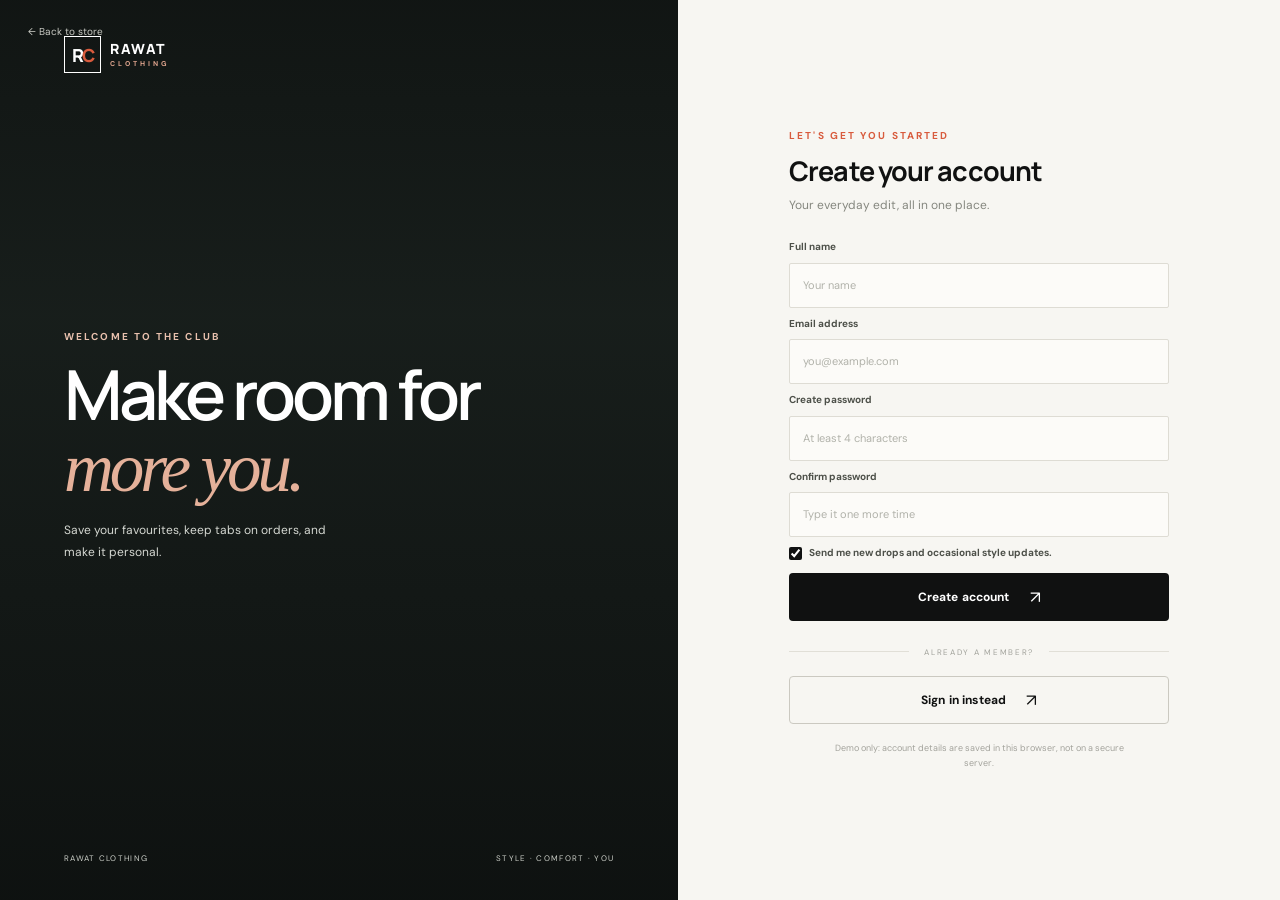
<file: signup.html>
<!DOCTYPE html><html lang="en"><head><meta charset="UTF-8"><meta name="viewport" content="width=device-width,initial-scale=1"><meta name="theme-color" content="#101111"><title>Create account — Rawat Clothing</title><link rel="icon" href="assets/images/favicon.svg" type="image/svg+xml"><link href="https://fonts.googleapis.com/css2?family=DM+Sans:wght@400;500;600;700&family=Manrope:wght@400;500;600;700;800&display=swap" rel="stylesheet"><link rel="stylesheet" href="assets/css/style.css"></head><body class="auth-body" data-page="signup"><main class="auth-shell"><a href="index.html" class="auth-back">← Back to store</a><section class="auth-visual"><div class="auth-visual-image signup-visual-image"></div><div class="auth-visual-overlay"></div><a class="brand brand-light" href="index.html"><span class="brand-mark">R<span>C</span></span><span class="brand-word">RAWAT<small>CLOTHING</small></span></a><div class="auth-quote"><p class="eyebrow light-eyebrow">WELCOME TO THE CLUB</p><h1>Make room for<br><em>more you.</em></h1><p>Save your favourites, keep tabs on orders, and make it personal.</p></div><div class="auth-visual-foot"><span>RAWAT CLOTHING</span><span>STYLE · COMFORT · YOU</span></div></section><section class="auth-form-wrap"><div class="auth-form-inner"><div class="auth-logo-mobile"><a class="brand" href="index.html"><span class="brand-mark">R<span>C</span></span><span class="brand-word">RAWAT<small>CLOTHING</small></span></a></div><p class="eyebrow">LET'S GET YOU STARTED</p><h2>Create your account</h2><p class="auth-muted">Your everyday edit, all in one place.</p><form id="signup-form" class="form-stack"><label for="signup-name">Full name</label><input id="signup-name" type="text" placeholder="Your name" autocomplete="name" minlength="2" required><label for="signup-email">Email address</label><input id="signup-email" type="email" placeholder="you@example.com" autocomplete="email" required><label for="signup-password">Create password</label><input id="signup-password" type="password" placeholder="At least 4 characters" autocomplete="new-password" minlength="4" required><label for="signup-confirm">Confirm password</label><input id="signup-confirm" type="password" placeholder="Type it one more time" autocomplete="new-password" minlength="4" required><label class="remember-label"><input id="signup-updates" type="checkbox" checked><span>Send me new drops and occasional style updates.</span></label><p class="form-error" id="signup-error" role="alert"></p><button class="btn btn-dark btn-full" type="submit">Create account <span>↗</span></button></form><div class="auth-divider"><span>ALREADY A MEMBER?</span></div><a href="login.html" class="btn btn-outline btn-full">Sign in instead <span>↗</span></a><p class="auth-security-note">Demo only: account details are saved in this browser, not on a secure server.</p></div></section></main><div class="toast-region" aria-live="polite"></div><script src="assets/js/main.js"></script><script src="assets/js/auth.js"></script></body></html>
</file>
<file: assets/css/style.css>
:root{--ink:#101111;--ink-2:#191b1a;--ink-3:#252826;--paper:#f7f6f2;--white:#fff;--muted:#777a75;--line:#e7e5df;--red:#d85b3d;--red-dark:#b9472e;--sand:#e9e1d5;--sage:#d8ded2;--green:#2b5b45;--radius:4px;--shadow:0 18px 50px rgba(15,17,15,.09);--font-head:'Manrope',sans-serif;--font-body:'DM Sans',sans-serif;--container:1200px}*{box-sizing:border-box}html{scroll-behavior:smooth;scroll-padding-top:100px}body{margin:0;background:var(--paper);color:var(--ink);font-family:var(--font-body),sans-serif;font-size:15px;line-height:1.55;-webkit-font-smoothing:antialiased}body.no-scroll{overflow:hidden}img{max-width:100%;display:block}a{color:inherit;text-decoration:none}button,input,select,textarea{font:inherit}button{cursor:pointer}button:focus-visible,a:focus-visible,input:focus-visible,select:focus-visible,textarea:focus-visible{outline:2px solid var(--red);outline-offset:3px}button:disabled{opacity:.5;cursor:not-allowed}.container{width:min(var(--container),calc(100% - 64px));margin-inline:auto}.hidden{display:none!important}.eyebrow{font-size:10px;letter-spacing:2.1px;font-weight:700;color:var(--red);margin:0 0 13px;text-transform:uppercase}.light-eyebrow{color:#e9c1ae}.eyebrow-line{display:inline-block;width:26px;height:1px;background:currentColor;vertical-align:middle;margin-right:9px}.section{padding:100px 0}.section-heading{display:flex;justify-content:space-between;align-items:end;gap:24px;margin-bottom:36px}.section-heading h2,.values-section h2,.story-intro h2,.story-cta h2{font-family:var(--font-head);font-size:clamp(31px,4vw,48px);font-weight:600;letter-spacing:-2px;line-height:1.12;margin:0}.section-heading h2 em,.values-section h2 em,.story-intro h2 em,.story-cta h2 em,.editorial-content h2 em,.auth-quote h1 em,.shop-intro h1 em,.product-purchase h1 em,.story-hero-content h1 em,.contact-copy h2 em,.dash-promo h2 em,.newsletter-inner h2 em{font-family:Georgia,serif;font-weight:400;font-style:italic;color:var(--red)}.section-subtitle{font-size:13px;color:var(--muted);margin:10px 0 0}.body-copy{font-size:15px;line-height:1.9;color:#60635e;margin:0 0 18px}.text-link{display:inline-flex;align-items:center;gap:15px;font-size:12px;font-weight:700;border-bottom:1px solid #b9bbb5;padding-bottom:7px;white-space:nowrap;transition:color .2s,border-color .2s}.text-link span{color:var(--red);font-size:18px;line-height:12px}.text-link:hover{color:var(--red);border-color:var(--red)}.btn{border:1px solid transparent;border-radius:var(--radius);min-height:48px;padding:0 22px;display:inline-flex;align-items:center;justify-content:center;gap:20px;font-size:12px;font-weight:700;letter-spacing:.15px;transition:transform .2s,background .2s,color .2s,border-color .2s}.btn span{font-size:17px;font-weight:400}.btn:hover{transform:translateY(-2px)}.btn-dark{background:var(--ink);color:var(--white)}.btn-dark:hover{background:var(--red)}.btn-light{background:var(--paper);color:var(--ink)}.btn-light:hover{background:var(--red);color:#fff}.btn-outline{background:transparent;border-color:#cbc9c1;color:var(--ink)}.btn-outline:hover{border-color:var(--ink);background:var(--white)}.btn-full{width:100%}.loading-state{grid-column:1/-1;padding:45px;text-align:center;color:var(--muted);font-size:13px}.empty-inline{padding:28px 20px;color:var(--muted);text-align:center;font-size:13px;background:#faf9f6;border:1px dashed var(--line);border-radius:var(--radius)}.empty-inline a{color:var(--red);font-weight:700}.empty-state{text-align:center;padding:70px 25px;grid-column:1/-1}.empty-state>span{font-size:46px;color:var(--red)}.empty-state h3,.empty-state h2{font:600 25px var(--font-head);margin:5px 0}.empty-state p{color:var(--muted);font-size:13px;margin-bottom:22px}.announcement-bar{min-height:34px;background:var(--ink);color:#e8e6de;display:flex;align-items:center;justify-content:center;gap:4px;padding:7px 40px;font-size:10px;letter-spacing:.2px;position:relative;text-align:center}.announcement-bar strong{font-weight:700;color:#fff;margin-left:3px}.announcement-bar>span{color:#e0a48f;font-weight:700}.announce-close{position:absolute;right:20px;top:4px;border:0;background:transparent;color:#bcbcb5;font-size:19px;line-height:1}.site-header{height:78px;background:rgba(247,246,242,.96);border-bottom:1px solid rgba(20,22,20,.08);position:sticky;top:0;z-index:50;backdrop-filter:blur(14px)}.nav-wrap{height:100%;display:flex;align-items:center;justify-content:space-between;gap:24px}.brand{display:inline-flex;align-items:center;gap:9px;flex:0 0 auto}.brand-mark{width:37px;height:37px;border:1px solid var(--ink);display:flex;align-items:center;justify-content:center;font:800 18px var(--font-head);letter-spacing:-2px;position:relative}.brand-mark span{color:var(--red)}.brand-word{font:800 14px var(--font-head);letter-spacing:1.5px;line-height:1.1;display:flex;flex-direction:column;gap:3px}.brand-word small{font:700 7px var(--font-body);letter-spacing:3px;color:var(--red)}.main-nav{display:flex;align-items:center;gap:clamp(15px,2.2vw,31px);height:100%}.main-nav a{font-size:11px;font-weight:600;color:#5c5e5a;height:100%;display:flex;align-items:center;position:relative;transition:color .2s}.main-nav a:after{content:'';position:absolute;bottom:19px;left:0;right:0;height:1px;background:var(--red);transform:scaleX(0);transform-origin:left;transition:transform .25s}.main-nav a:hover,.main-nav a.active{color:var(--ink)}.main-nav a.active:after,.main-nav a:hover:after{transform:scaleX(1)}.nav-actions{display:flex;align-items:center;gap:17px;flex:0 0 auto}.nav-search{height:35px;width:170px;display:flex;border-bottom:1px solid #d7d5cf}.nav-search input{width:100%;min-width:0;border:0;background:transparent;outline:0;font-size:10px;color:var(--ink)}.nav-search input::placeholder{color:#9a9b95}.nav-search button{border:0;background:transparent;font-size:22px;padding:0 3px;color:var(--ink)}.icon-button{width:23px;height:28px;display:inline-flex;align-items:center;justify-content:center;position:relative;color:var(--ink)}.icon-button svg{width:19px;height:19px;fill:none;stroke:currentColor;stroke-width:1.6;stroke-linecap:round;stroke-linejoin:round}.bag-button .cart-count{position:absolute;top:-2px;right:-9px;min-width:15px;height:15px;padding:0 4px;display:flex;align-items:center;justify-content:center;border-radius:20px;background:#cfcac0;color:#343530;font-size:8px;font-weight:700}.bag-button .cart-count.has-items{background:var(--red);color:#fff}.menu-toggle{display:none;background:transparent;border:0;padding:7px}.menu-toggle span{height:1px;width:22px;background:var(--ink);display:block;margin:5px}.hero{height:min(650px,calc(100vh - 110px));min-height:540px;position:relative;overflow:hidden;background:#18201d;color:white}.hero-image,.hero-shade{position:absolute;inset:0}.hero-image{background-image:url('https://images.unsplash.com/photo-1515886657613-9f3515b0c78f?auto=format&fit=crop&w=2200&q=90');background-position:center 39%;background-size:cover;transform:scale(1.01);animation:hero-enter 1.2s ease both}.hero-shade{background:linear-gradient(90deg,rgba(11,14,13,.89) 0%,rgba(11,14,13,.64) 35%,rgba(11,14,13,.16) 72%,rgba(11,14,13,.07) 100%),linear-gradient(0deg,rgba(11,14,13,.23),transparent 35%)}.hero-content{height:100%;display:flex;flex-direction:column;align-items:flex-start;justify-content:center;position:relative;z-index:2;padding-top:3px}.hero h1{font:600 clamp(54px,7vw,89px)/.99 var(--font-head);letter-spacing:-5px;margin:3px 0 23px;max-width:630px}.hero h1 em{font-family:Georgia,serif;font-weight:400;color:#e7b6a2;letter-spacing:-6px}.hero-copy{max-width:410px;font-size:14px;line-height:1.8;color:#e0e1da;margin:0 0 27px}.hero-actions{display:flex;align-items:center;gap:29px;flex-wrap:wrap}.light-link{border-color:rgba(255,255,255,.35);color:white}.light-link:hover{color:#f5c4af;border-color:#f5c4af}.hero-note{position:absolute;bottom:32px;left:0;display:flex;align-items:center;gap:9px;font-size:10px;color:#d9ddd4;letter-spacing:.4px}.hero-note-dot{width:7px;height:7px;border-radius:50%;background:#d7a891;box-shadow:0 0 0 4px rgba(215,168,145,.15)}.hero-side-label{position:absolute;right:30px;bottom:36px;writing-mode:vertical-rl;font-size:9px;letter-spacing:2px;color:#f6f4ed;opacity:.8}.hero-side-label span{font-size:8px;color:#d8b7a8}.hero-pagination{position:absolute;bottom:35px;right:68px;display:flex;gap:7px}.hero-pagination span{width:18px;height:2px;background:rgba(255,255,255,.42)}.hero-pagination .active{width:39px;background:#e3b29d}.trust-strip{background:#edebe4;border-bottom:1px solid #e1dfd7}.trust-grid{display:grid;grid-template-columns:repeat(4,1fr);padding:23px 0}.trust-grid>div{display:flex;align-items:center;gap:12px;border-right:1px solid #d7d5cc;padding:0 23px}.trust-grid>div:first-child{padding-left:0}.trust-grid>div:last-child{border:0}.trust-icon{width:33px;height:33px;display:flex;align-items:center;justify-content:center;background:var(--paper);border-radius:50%;font-size:19px;color:var(--red);flex-shrink:0}.trust-grid strong,.trust-grid small{display:block}.trust-grid strong{font-size:11px;font-weight:700}.trust-grid small{font-size:10px;color:#797b74;margin-top:2px}.category-section{padding-bottom:85px}.category-grid{display:grid;grid-template-columns:1fr 1fr .82fr;gap:15px}.category-card{height:410px;position:relative;overflow:hidden;background:#d7d5cc;color:white}.category-card img{width:100%;height:100%;object-fit:cover;transition:transform .65s cubic-bezier(.22,.61,.36,1)}.category-card:hover img{transform:scale(1.05)}.category-card:after{content:'';position:absolute;inset:0;background:linear-gradient(0deg,rgba(12,14,13,.78) 0%,rgba(12,14,13,.1) 62%,rgba(12,14,13,.02) 100%)}.category-men img{object-position:center 30%}.category-women img{object-position:center 28%}.category-accessories img{object-position:center}.category-overlay{position:absolute;z-index:1;left:24px;right:22px;bottom:24px}.category-overlay>span{font-size:9px;letter-spacing:1.7px;color:#e9c3b1}.category-overlay h3{font:600 29px var(--font-head);letter-spacing:-1px;margin:7px 0 10px}.category-overlay b{font-size:10px;font-weight:600;display:flex;align-items:center;gap:15px}.category-overlay b span{font-size:17px;color:#e8b29a}.best-section{background:#f0eee7;padding:90px 0 100px}.product-grid{display:grid;grid-template-columns:repeat(4,minmax(0,1fr));gap:35px 18px}.product-card{min-width:0;position:relative}.product-image-wrap{position:relative;background:#e7e4dd;aspect-ratio: .79;overflow:hidden}.product-image-link{display:block;height:100%;width:100%}.product-image-wrap img{width:100%;height:100%;object-fit:cover;transition:transform .55s cubic-bezier(.22,.61,.36,1);mix-blend-mode:normal}.product-card:hover .product-image-wrap img{transform:scale(1.035)}.product-tag,.discount-tag{position:absolute;top:12px;left:12px;z-index:2;background:#f8f7f2;color:#50524d;padding:5px 7px;font-size:8px;letter-spacing:.8px;font-weight:700}.discount-tag{left:auto;right:12px;background:var(--red);color:white}.wishlist-button{position:absolute;top:11px;right:10px;border:0;background:rgba(250,249,246,.92);height:31px;width:31px;border-radius:50%;font-size:20px;display:grid;place-items:center;z-index:3;transition:background .2s,color .2s}.discount-tag+.wishlist-button{top:43px}.wishlist-button:hover,.wishlist-button.is-saved{background:var(--red);color:white}.quick-add{position:absolute;bottom:0;left:0;right:0;width:100%;height:41px;border:0;background:rgba(18,20,19,.94);color:white;display:flex;align-items:center;justify-content:space-between;padding:0 15px;font-size:10px;font-weight:700;transform:translateY(100%);transition:transform .25s}.product-card:hover .quick-add,.quick-add:focus-visible{transform:translateY(0)}.quick-add span{font-size:18px;font-weight:300}.product-info{padding:12px 1px 0}.product-meta{display:flex;justify-content:space-between;gap:5px;font-size:9px;color:#92938c}.rating{color:#b16b42;white-space:nowrap}.rating small{font-size:9px;color:#888a82}.product-name{display:block;font:600 13px var(--font-head);margin:5px 0 7px;letter-spacing:-.2px}.product-name:hover{color:var(--red-dark)}.product-price{display:flex;align-items:center;gap:9px}.product-price strong{font-size:12px}.product-price del{font-size:10px;color:#a1a199}.editorial-banner{height:460px;background:#1b211e;color:white;position:relative;overflow:hidden}.editorial-photo,.editorial-tint{position:absolute;inset:0}.editorial-photo{background:url('https://images.unsplash.com/photo-1529139574466-a303027c1d8b?auto=format&fit=crop&w=2100&q=85') center 35%/cover no-repeat}.editorial-tint{background:linear-gradient(90deg,rgba(14,18,16,.94) 0%,rgba(14,18,16,.7) 40%,rgba(14,18,16,.06) 100%),linear-gradient(0deg,rgba(13,17,15,.15),transparent)}.editorial-content{height:100%;position:relative;z-index:1;display:flex;align-items:flex-start;justify-content:center;flex-direction:column}.editorial-content h2{font:600 clamp(40px,5vw,63px)/1.05 var(--font-head);letter-spacing:-3px;margin:3px 0 18px}.editorial-content h2 em{color:#e4b39c}.editorial-content>p:not(.eyebrow){max-width:360px;font-size:13px;line-height:1.8;color:#dadcd7;margin:0 0 25px}.editorial-index{position:absolute;right:32px;bottom:28px;color:#d7d9d3;font:700 9px/1.8 var(--font-body);letter-spacing:1.5px;text-align:right}.editorial-index span{display:block;color:#db9e81}.values-section{padding:100px 0}.values-layout{display:grid;grid-template-columns:.9fr 1.1fr;gap:80px;align-items:center}.values-section h2{margin-bottom:22px}.values-layout .body-copy{max-width:430px}.values-layout .text-link{margin-top:9px}.values-cards{display:grid;grid-template-columns:repeat(3,1fr);border:1px solid #dedcd4}.value-card{padding:21px 18px 23px;min-height:223px;border-right:1px solid #dedcd4;position:relative}.value-card:last-child{border:0}.value-card>span{font-size:9px;color:#a8a89f}.value-symbol{font-size:30px;color:var(--red);margin:24px 0 13px}.value-card h3{font:700 12px var(--font-head);margin:0 0 8px}.value-card p{font-size:11px;color:#74766f;line-height:1.65;margin:0}.newsletter-section{background:var(--ink);color:white;padding:62px 0}.newsletter-inner{display:grid;grid-template-columns:1fr .9fr;gap:80px;align-items:center}.newsletter-inner h2{font:600 clamp(34px,4vw,49px)/1.06 var(--font-head);letter-spacing:-2px;margin:0 0 12px}.newsletter-inner h2 em{color:#dca48e}.newsletter-inner>div>p:last-child{color:#b8bbb4;font-size:12px;margin:0}.newsletter-form label{display:block;font-size:10px;color:#d3d6cf;margin:0 0 8px}.newsletter-form>div{display:flex;gap:8px;border-bottom:1px solid #555a54;padding-bottom:12px}.newsletter-form input{flex:1;min-width:0;background:transparent;border:0;color:white;padding:8px 0;outline:0;font-size:13px}.newsletter-form input::placeholder{color:#858980}.newsletter-form .btn{flex-shrink:0}.newsletter-form small{display:block;color:#84887f;font-size:9px;margin-top:12px}.site-footer{background:#efede6;padding:55px 0 0;border-top:1px solid #e3e1da}.footer-top{display:grid;grid-template-columns:1.7fr repeat(3,1fr);gap:45px;padding-bottom:45px}.brand-footer .brand-mark{width:35px;height:35px}.footer-brand>p{color:#757770;font-size:11px;margin:15px 0}.social-links{display:flex;gap:8px}.social-links a{border:1px solid #d3d1c9;width:29px;height:29px;display:grid;place-items:center;font-size:10px;font-weight:700;transition:background .2s,color .2s}.social-links a:hover{background:var(--ink);color:white}.footer-col{display:flex;flex-direction:column;align-items:flex-start;gap:9px}.footer-col h4{font:700 11px var(--font-head);margin:4px 0 8px}.footer-col a{font-size:10px;color:#777972;transition:color .2s}.footer-col a:hover{color:var(--red)}.footer-bottom{min-height:56px;border-top:1px solid #dcdad2;display:flex;align-items:center;justify-content:space-between;gap:15px;color:#7e8079;font-size:9px}.footer-bottom b{color:var(--red)}.payment-note small{color:#a2a29a}.toast-region{position:fixed;right:22px;bottom:22px;z-index:2000;display:flex;flex-direction:column;gap:10px;max-width:min(360px,calc(100vw - 32px))}.toast{background:var(--ink);color:white;min-width:240px;padding:14px 17px;box-shadow:0 12px 35px rgba(0,0,0,.2);display:flex;align-items:center;gap:11px;font-size:12px;transform:translateY(12px);opacity:0;transition:transform .24s,opacity .24s;border-left:3px solid var(--red)}.toast-visible{transform:translateY(0);opacity:1}.toast-mark{width:22px;height:22px;border-radius:50%;background:#314f3c;color:#dff2e4;display:grid;place-items:center;flex-shrink:0}.toast-error .toast-mark{background:#783d32}.breadcrumbs{display:flex;align-items:center;gap:10px;font-size:10px;color:#9a9b94}.breadcrumbs a:hover{color:var(--red)}.breadcrumbs span{color:#b1b1aa}.breadcrumbs b{font-weight:600;color:#41443f}.page-main{min-height:55vh}.shop-intro{padding:65px 0 29px;background:#efede6}.shop-intro h1{font:600 clamp(40px,5vw,60px)/1.04 var(--font-head);letter-spacing:-3px;margin:0}.shop-intro> .container>p:not(.eyebrow){font-size:13px;color:#6d7069;max-width:460px;margin:15px 0 24px}.shop-layout{display:grid;grid-template-columns:220px 1fr;gap:40px;padding-top:38px;padding-bottom:90px}.filter-panel{align-self:start;position:sticky;top:100px}.filter-heading{display:flex;align-items:center;justify-content:space-between;border-bottom:1px solid var(--line);padding-bottom:14px}.filter-heading h3{font:700 13px var(--font-head);margin:0}.subtle-button{border:0;background:transparent;color:#898b84;font-size:10px;text-decoration:underline}.filter-group{padding:20px 0;border-bottom:1px solid var(--line)}.filter-group h4{font:700 11px var(--font-head);display:flex;align-items:center;justify-content:space-between;margin:0 0 16px}.filter-group h4 span{font-size:16px;color:#a5a59e;font-weight:400}.check-row{display:flex;align-items:center;gap:9px;font-size:11px;color:#6b6e67;margin:12px 0;cursor:pointer}.check-row input{appearance:none;width:14px;height:14px;border:1px solid #c8c7bf;background:transparent;margin:0;position:relative;flex-shrink:0}.check-row input:checked{background:var(--ink);border-color:var(--ink)}.check-row input:checked:after{content:'✓';position:absolute;color:white;font-size:10px;left:2px;top:-1px}.check-row small{margin-left:auto;color:#a5a59d;font-size:9px}.filter-aside-note{margin-top:30px;padding:18px;background:#e9e5db}.filter-aside-note>span{color:var(--red);font-size:23px}.filter-aside-note b{display:block;font:700 11px var(--font-head);margin:8px 0}.filter-aside-note p{font-size:10px;line-height:1.7;color:#74766f;margin:0 0 10px}.filter-aside-note a{font-size:10px;font-weight:700;border-bottom:1px solid #bab7ad;padding-bottom:3px}.shop-toolbar{display:flex;align-items:center;justify-content:space-between;gap:15px;padding-bottom:17px;border-bottom:1px solid var(--line);margin-bottom:22px}.shop-toolbar>p{font-size:11px;color:#7e8079;margin:0}.toolbar-controls{display:flex;align-items:center;gap:14px}.sort-label{display:flex;align-items:center;gap:8px;font-size:10px;color:#81837b}.sort-label select{border:0;border-bottom:1px solid #d4d2ca;background:transparent;padding:8px 22px 8px 6px;color:var(--ink);font-size:10px;outline:0}.filter-toggle{display:none;border:1px solid #d1cfc6;background:transparent;padding:7px 10px;font-size:10px}.active-filters{display:flex;gap:7px;flex-wrap:wrap;margin:-7px 0 15px}.filter-chip{border:1px solid #dedbd3;background:#eeece5;padding:5px 8px;font-size:9px;color:#555851}.filter-chip span{margin-left:5px;color:var(--red);font-size:13px}.shop-product-grid{grid-template-columns:repeat(3,minmax(0,1fr));gap:30px 18px}.shop-product-grid .product-image-wrap{aspect-ratio:.78}.load-more-wrap{display:flex;justify-content:center;padding-top:45px}.load-more-wrap .btn{min-width:205px}.product-detail-wrap{padding-top:27px}.product-crumb{margin-bottom:26px}.product-detail{display:grid;grid-template-columns:1.02fr .88fr;gap:clamp(35px,7vw,90px);align-items:start}.product-gallery{min-width:0}.product-main-image{aspect-ratio:.84;position:relative;background:#e7e3db;overflow:hidden}.product-main-image img{height:100%;width:100%;object-fit:cover}.product-main-image .product-tag{left:16px;top:16px}.gallery-caption{display:flex;justify-content:space-between;padding-top:11px;color:#96978f;font-size:8px;letter-spacing:1.5px}.product-purchase{padding:9px 0 20px}.product-purchase>.eyebrow{margin-bottom:9px}.product-purchase h1{font:600 clamp(30px,3.2vw,42px)/1.13 var(--font-head);letter-spacing:-1.8px;margin:0 0 14px}.detail-rating{display:flex;align-items:center;gap:9px;font-size:10px;color:#8b8c86;margin:0 0 22px}.detail-rating>span{color:#bd7e4b;letter-spacing:2px;font-size:13px}.detail-rating b{color:#44463f}.detail-rating a{text-decoration:underline;text-underline-offset:3px}.detail-price{display:flex;align-items:center;gap:12px;margin-bottom:5px}.detail-price strong{font:700 22px var(--font-head)}.detail-price del{color:#a2a39b;font-size:13px}.save-badge{background:#e7ddd0;padding:4px 7px;color:#8c4a34;font-size:9px;font-weight:700}.detail-tax{font-size:10px;color:#8c8e87;margin:0 0 21px}.detail-description{color:#676a63;line-height:1.8;font-size:13px;border-bottom:1px solid var(--line);padding-bottom:23px;margin:0 0 22px}.detail-option-row{display:flex;justify-content:space-between;align-items:center;margin-bottom:12px;font-size:11px}.detail-option-row>label{font-weight:700}.selected-colour{display:flex;align-items:center;gap:7px;color:#74766f;font-size:10px}.selected-colour i{width:12px;height:12px;border:1px solid #c6c3b9;background:var(--ink);border-radius:50%}.size-guide,.inline-link{border:0;padding:0;background:transparent;color:#83857f;text-decoration:underline;text-underline-offset:3px;font-size:10px}.size-options{display:flex;flex-wrap:wrap;gap:8px;margin-bottom:23px}.size-option{height:39px;min-width:43px;padding:0 11px;border:1px solid #dcd9d1;background:transparent;font-size:10px;color:#5a5d56;transition:all .15s}.size-option.selected,.size-option:hover{border-color:var(--ink);background:var(--ink);color:white}.purchase-actions{display:flex;gap:9px}.quantity-control{height:48px;border:1px solid #d2d0c8;display:flex;align-items:center;justify-content:space-between;min-width:112px}.quantity-control button{height:100%;width:35px;border:0;background:transparent;font-size:17px}.quantity-control span{font-size:12px}.add-detail-cart{flex:1}.detail-wishlist{display:flex;align-items:center;justify-content:center;gap:8px;width:100%;background:transparent;border:0;color:#696b64;padding:15px;font-size:11px}.detail-wishlist.is-saved{color:var(--red)}.product-perks{border-top:1px solid var(--line);border-bottom:1px solid var(--line);padding:16px 0;display:grid;grid-template-columns:repeat(3,1fr);gap:10px}.product-perks>div{display:flex;align-items:flex-start;gap:8px}.product-perks>div>span{font-size:17px;color:var(--red)}.product-perks p{margin:0}.product-perks strong,.product-perks small{display:block}.product-perks strong{font-size:9px}.product-perks small{font-size:8px;line-height:1.5;color:#85877f;margin-top:3px}.product-perks small a{text-decoration:underline}.product-accordions{margin-top:13px}.product-accordions details{border-bottom:1px solid var(--line);padding:15px 0}.product-accordions summary{list-style:none;display:flex;justify-content:space-between;cursor:pointer;font-size:11px;font-weight:700}.product-accordions summary::-webkit-details-marker{display:none}.product-accordions summary span{font-size:15px;color:#8c8e86}.product-accordions details[open] summary span:after{content:'−'}.product-accordions details[open] summary span{font-size:0}.product-accordions details[open] summary span:after{font-size:15px}.product-accordions details p{font-size:11px;color:#777970;line-height:1.8;margin:12px 0 2px}.related-section{padding:85px 0 20px}.related-section .product-grid{grid-template-columns:repeat(4,minmax(0,1fr))}
/* Auth experience */
.auth-body{background:var(--paper);min-height:100vh}.auth-shell{min-height:100vh;display:grid;grid-template-columns:1.06fr .94fr;position:relative}.auth-back{position:absolute;z-index:4;top:24px;left:28px;font-size:10px;color:#cacbc4}.auth-back:hover{color:white}.auth-visual{min-height:100vh;background:#1a211e;position:relative;color:white;overflow:hidden;padding:36px 5vw;display:flex;flex-direction:column;justify-content:space-between}.auth-visual-image,.auth-visual-overlay{position:absolute;inset:0}.auth-visual-image{background:url('https://images.unsplash.com/photo-1515886657613-9f3515b0c78f?auto=format&fit=crop&w=1500&q=85') center/cover}.signup-visual-image{background-image:url('https://images.unsplash.com/photo-1529139574466-a303027c1d8b?auto=format&fit=crop&w=1500&q=85')}.auth-visual-overlay{background:linear-gradient(0deg,rgba(12,15,14,.85),rgba(12,15,14,.18) 65%,rgba(12,15,14,.65))}.brand-light{position:relative;z-index:1;color:white;width:max-content}.brand-light .brand-mark{border-color:white}.brand-light .brand-word small{color:#e0a58e}.auth-quote{position:relative;z-index:1;margin:auto 0;padding:60px 0 80px}.auth-quote h1{font:600 clamp(46px,5.5vw,69px)/1.04 var(--font-head);letter-spacing:-4px;margin:0 0 15px}.auth-quote h1 em{color:#e5b19a}.auth-quote>p:last-child{max-width:290px;color:#d5d8d2;font-size:12px;line-height:1.8}.auth-visual-foot{position:relative;z-index:1;display:flex;justify-content:space-between;font-size:8px;letter-spacing:1.3px;color:#cccfc8}.auth-form-wrap{display:flex;align-items:center;justify-content:center;padding:55px 7%}.auth-form-inner{width:min(380px,100%)}.auth-form-inner>.eyebrow{margin-bottom:8px}.auth-form-inner h2{font:700 27px var(--font-head);letter-spacing:-.9px;margin:0 0 7px}.auth-muted{font-size:12px;color:#85877f;margin:0 0 25px}.demo-note{background:#ece8dd;border-left:2px solid #d3a08a;display:flex;gap:10px;padding:13px 14px;margin-bottom:19px}.demo-note>span{color:var(--red);font-size:19px}.demo-note p{font-size:10px;line-height:1.7;color:#77786f;margin:0}.demo-note strong{font-size:10px;color:var(--ink)}.form-stack{display:flex;flex-direction:column;gap:8px}.form-stack>label,.profile-form label,.contact-form>label,.form-two-col label{font-size:10px;font-weight:700;color:#4d5049}.form-stack>input,.profile-form input,.contact-form input,.contact-form select,.contact-form textarea,.form-two-col input{width:100%;min-height:45px;border:1px solid #dedcd4;background:#fcfbf8;padding:0 13px;font-size:11px;color:var(--ink);border-radius:2px;outline:0;transition:border-color .2s}.form-stack>input:focus,.profile-form input:focus,.contact-form input:focus,.contact-form select:focus,.contact-form textarea:focus{border-color:#999b92}.form-stack input::placeholder,.contact-form input::placeholder,.contact-form textarea::placeholder{color:#b1b2aa}.label-between,.form-between{display:flex;align-items:center;justify-content:space-between}.inline-link{font-size:10px;color:#777970}.form-between{margin:4px 0 9px}.remember-label{display:flex;align-items:flex-start;gap:7px;font-size:10px;color:#777970;cursor:pointer}.remember-label input{accent-color:var(--ink);margin:2px 0 0}.form-stack .btn{margin-top:4px}.form-error{color:#b34431;font-size:10px;min-height:0;margin:0;line-height:1.5}.form-error:empty{display:none}.auth-divider{display:flex;align-items:center;gap:15px;margin:25px 0 18px;color:#a1a29b;font-size:8px;letter-spacing:1.7px}.auth-divider:before,.auth-divider:after{content:'';height:1px;background:#e1dfd7;flex:1}.auth-legal,.auth-security-note{font-size:9px;line-height:1.7;text-align:center;color:#a0a199;margin:17px auto 0}.auth-legal a{text-decoration:underline;color:#73756d}.auth-security-note{font-size:9px;color:#a3a39c;max-width:320px}.auth-logo-mobile{display:none}.profile-form{display:grid;gap:17px;max-width:480px}.profile-form label{display:grid;gap:8px}.profile-form .btn{justify-self:start;margin-top:2px}
/* Cart */
.cart-page{padding:27px 0 70px}.cart-page .breadcrumbs{margin-bottom:33px}.page-title-row{display:flex;justify-content:space-between;align-items:end;margin-bottom:31px;gap:20px}.page-title-row h1{font:600 43px/1.1 var(--font-head);letter-spacing:-2px;margin:0}.title-count{font:400 16px var(--font-body);letter-spacing:0;color:#a1a29a;margin-left:9px}.page-title-row .section-subtitle{margin-top:8px}.cart-layout{display:grid;grid-template-columns:1.45fr .72fr;gap:34px;align-items:start}.cart-items{border-top:1px solid var(--line)}.cart-item{display:grid;grid-template-columns:112px 1fr auto;gap:20px;padding:18px 0;border-bottom:1px solid var(--line)}.cart-item-image{height:135px;width:112px;background:#e5e2da;overflow:hidden}.cart-item-image img{width:100%;height:100%;object-fit:cover}.cart-item-info{padding:3px 0}.cart-item-category{color:#92948c;font-size:9px;text-transform:uppercase;letter-spacing:1px}.cart-item-info h3{font:700 13px var(--font-head);margin:5px 0}.cart-item-info>p{font-size:10px;color:#85877f;margin:0 0 13px}.cart-item-actions{display:flex;align-items:center;gap:15px}.qty-stepper{display:flex;align-items:center;border:1px solid #d9d7cf;height:28px}.qty-stepper button{border:0;background:transparent;width:27px;height:100%;font-size:14px}.qty-stepper span{font-size:10px;width:19px;text-align:center}.remove-item{border:0;background:transparent;color:#979990;font-size:10px;text-decoration:underline}.cart-item-total{text-align:right;padding-top:5px}.cart-item-total strong{font-size:12px;white-space:nowrap}.cart-summary{background:#eeece5;padding:25px 23px;position:sticky;top:100px}.cart-summary h2{font:700 17px var(--font-head);margin:0 0 20px}.summary-line{display:flex;justify-content:space-between;gap:15px;font-size:11px;color:#74766e;margin:13px 0}.summary-line strong{color:var(--ink);font-weight:600;white-space:nowrap}.summary-line.total{font:700 15px var(--font-head);color:var(--ink);border-top:1px solid #d7d4ca;margin-top:21px;padding-top:17px}.summary-line.total strong{font-size:18px}.shipping-progress{margin:18px 0 22px}.shipping-progress p{font-size:10px;color:#72746d;margin:0 0 8px}.shipping-progress p strong{color:var(--green)}.progress-track{height:3px;background:#d5d2c8}.progress-track span{height:100%;background:var(--green);display:block;transition:width .3s}.coupon-form{display:flex;margin:17px 0 20px}.coupon-form input{width:100%;min-width:0;border:1px solid #d2d0c7;background:#f9f8f4;padding:0 10px;font-size:10px}.coupon-form button{flex-shrink:0;border:1px solid var(--ink);background:var(--ink);color:white;font-size:9px;font-weight:700;padding:0 12px}.coupon-applied{font-size:10px;color:var(--green);margin:0 0 12px}.cart-summary .btn{width:100%;margin:0 0 12px}.cart-summary .text-link{display:flex;justify-content:center;border:0;font-size:10px}.summary-security{text-align:center;font-size:9px;color:#8e8f87;line-height:1.8;margin:16px 0 0}.empty-cart{background:#f0eee7;padding:48px 25px;text-align:center}.empty-cart>span{font-size:37px;color:var(--red)}.empty-cart h2{font:600 23px var(--font-head);margin:8px 0}.empty-cart p{font-size:12px;color:#797b74;margin:0 0 22px}.checkout-disclaimer{font-size:9px;color:#999a92;text-align:center;margin-top:25px}.checkout-success{text-align:center;padding:55px 20px;background:#eeece5;margin:25px 0}.success-icon{width:48px;height:48px;border-radius:50%;background:#d6e0d2;color:#2f6448;margin:0 auto 17px;display:grid;place-items:center;font-size:24px}.checkout-success h2{font:600 33px var(--font-head);letter-spacing:-1px;margin:4px 0 10px}.checkout-success h2 em{font-family:Georgia,serif;color:var(--red);font-weight:400}.checkout-success p:not(.eyebrow){font-size:12px;color:#777970}.success-actions{display:flex;gap:10px;justify-content:center;margin-top:22px}
/* Dashboard */
.dashboard-page{padding:35px 0 90px}.dash-layout{display:grid;grid-template-columns:230px minmax(0,1fr);gap:39px;align-items:start}.dash-sidebar{background:#efede6;padding:21px 16px;position:sticky;top:100px}.dash-user{display:flex;align-items:center;gap:11px;padding:0 5px 20px;border-bottom:1px solid #dcd9d0}.avatar{height:40px;width:40px;border-radius:50%;display:grid;place-items:center;background:var(--ink);color:white;font:700 17px var(--font-head);flex-shrink:0}.dash-user strong,.dash-user small{display:block}.dash-user strong{font:700 11px var(--font-head);max-width:130px;overflow:hidden;text-overflow:ellipsis;white-space:nowrap}.dash-user small{color:#86887f;font-size:9px;max-width:135px;overflow:hidden;text-overflow:ellipsis}.dash-nav{display:grid;gap:4px;padding:15px 0}.dash-nav a,.dash-nav-button{height:39px;display:flex;align-items:center;gap:11px;padding:0 10px;color:#686b64;font-size:11px;border:0;background:transparent;text-align:left}.dash-nav a>span,.dash-nav-button>span{font-size:17px;width:17px;text-align:center}.dash-nav a i{margin-left:auto;font-size:9px;font-style:normal;background:#d9d6ce;padding:3px 6px;border-radius:10px}.dash-nav a:hover,.dash-nav a.active,.dash-nav-button:hover{background:var(--ink);color:white}.dash-side-card{margin-top:13px;background:#e3dfd4;padding:15px}.dash-side-card>span{color:var(--red);font-size:23px}.dash-side-card b{display:block;font:700 11px var(--font-head);margin:5px 0}.dash-side-card p{font-size:9px;color:#76786f;line-height:1.7;margin:0 0 8px}.dash-side-card a{font-size:9px;font-weight:700;border-bottom:1px solid #bdb9ae;padding-bottom:3px}.dash-content{min-width:0}.dash-topline{display:flex;align-items:center;justify-content:space-between;gap:20px;margin-bottom:30px}.dash-topline h1{font:600 clamp(30px,3vw,39px)/1.1 var(--font-head);letter-spacing:-1.7px;margin:0}.dash-topline .section-subtitle{margin-top:7px}.dash-topline .btn{white-space:nowrap}.stat-grid{display:grid;grid-template-columns:repeat(3,1fr);gap:13px;margin-bottom:27px}.stat-card{border:1px solid #e0ded6;background:#fbfaf7;padding:18px 16px;position:relative}.stat-icon{display:grid;place-items:center;width:30px;height:30px;background:#eeece5;color:var(--red);font-size:16px;margin-bottom:17px}.stat-card small{display:block;color:#8a8c84;font-size:9px}.stat-card>strong{display:block;font:700 24px var(--font-head);letter-spacing:-.7px;margin:3px 0}.stat-foot{font-size:9px;color:#a0a199}.dash-card{border:1px solid #e0ded6;background:#fbfaf7;padding:22px;margin-bottom:22px}.dash-card-heading{display:flex;align-items:center;justify-content:space-between;gap:14px;margin-bottom:18px}.dash-card-heading .eyebrow{font-size:9px;margin-bottom:6px}.dash-card-heading h2{font:700 18px var(--font-head);margin:0;letter-spacing:-.5px}.orders-list{display:flex;flex-direction:column}.order-row{display:grid;grid-template-columns:100px 1fr auto;gap:15px;align-items:center;padding:15px 0;border-bottom:1px solid #eceae3}.order-row:last-child{border-bottom:0}.order-id>span,.order-id strong,.order-id small{display:block}.order-id>span{font-size:8px;color:#9fa097;letter-spacing:1px}.order-id strong{font-size:11px;margin:3px 0}.order-id small{color:#96978f;font-size:9px}.order-items-mini strong,.order-items-mini small{display:block}.order-items-mini strong{font-size:10px;font-weight:600}.order-items-mini small{font-size:9px;color:#92948c;margin-top:4px}.order-total{text-align:right;display:flex;align-items:flex-end;flex-direction:column;gap:6px}.order-total>strong{font-size:11px}.status-pill{font-size:8px;padding:4px 7px;color:#3f7652;background:#e2ede2;border-radius:2px;white-space:nowrap}.status-pending,.status-processing{color:#95653b;background:#f3e7d6}.status-cancelled{color:#a33c31;background:#f2ded8}.dash-promo{min-height:210px;padding:24px;background:linear-gradient(90deg,rgba(17,20,18,.95),rgba(17,20,18,.55)),url('https://images.unsplash.com/photo-1529139574466-a303027c1d8b?auto=format&fit=crop&w=1200&q=80') center 38%/cover;color:white;border:0;display:flex;align-items:center}.dash-promo h2{font:600 29px/1.03 var(--font-head);letter-spacing:-1px;margin:0 0 12px}.dash-promo p:not(.eyebrow){font-size:10px;color:#d0d2ca;margin:0 0 15px}.dash-promo .btn{min-height:37px;padding-inline:15px;font-size:10px}.dash-tab-panel{display:none}.dash-tab-panel.active{display:block}.dash-signin-callout{background:#efede6;border:1px solid #e0ded6;padding:24px;display:flex;align-items:center;gap:18px;margin-top:25px}.dash-signin-callout>span{font-size:29px;color:var(--red)}.dash-signin-callout h3{font:700 15px var(--font-head);margin:0 0 5px}.dash-signin-callout p{font-size:11px;color:#777970;margin:0}.dash-signin-callout>div:last-child{display:flex;gap:12px;align-items:center;margin-left:auto}.dash-signin-callout .btn{min-height:38px;font-size:10px;padding:0 14px}.dash-signin-callout .text-link{font-size:10px}.dash-tab-panel .product-grid{grid-template-columns:repeat(3,minmax(0,1fr));gap:20px}.dash-tab-panel .product-image-wrap{aspect-ratio:.83}
/* About + contact */
.story-hero{position:relative;height:430px;background:#1b211e;color:white;overflow:hidden}.story-hero-img,.story-hero-overlay{position:absolute;inset:0}.story-hero-img{background:url('https://images.unsplash.com/photo-1515886657613-9f3515b0c78f?auto=format&fit=crop&w=2000&q=85') center 34%/cover}.story-hero-overlay{background:linear-gradient(90deg,rgba(14,18,16,.88),rgba(14,18,16,.25) 78%)}.story-hero-content{height:100%;position:relative;z-index:1;display:flex;flex-direction:column;align-items:flex-start;justify-content:center}.story-hero-content h1{font:600 clamp(49px,6vw,72px)/1.02 var(--font-head);letter-spacing:-4px;margin:0 0 16px}.story-hero-content h1 em{color:#e5b19a}.story-hero-content>p:last-child{font-size:13px;color:#d9dbd5}.story-intro{display:grid;grid-template-columns:1fr 1fr;gap:80px;align-items:start}.story-intro>div:last-child{max-width:500px}.story-intro .btn{margin-top:9px}.story-values{background:var(--ink);color:white;padding:82px 0}.story-values h2{font:600 clamp(35px,4vw,50px)/1.1 var(--font-head);letter-spacing:-2px;margin:0 0 35px}.story-values h2 em{font-family:Georgia,serif;font-weight:400;color:#e5b19a}.story-value-grid{display:grid;grid-template-columns:repeat(3,1fr);gap:30px}.story-value-grid article{border-top:1px solid #414641;padding-top:18px}.story-value-grid article>span{font-size:10px;color:#dca58f;letter-spacing:1px}.story-value-grid h3{font:600 18px var(--font-head);margin:15px 0 9px}.story-value-grid p{font-size:12px;line-height:1.8;color:#aeb1aa;max-width:280px;margin:0}.story-cta{text-align:center;padding:90px 0 105px}.story-cta h2{margin:0 0 26px}.story-cta .btn{margin:auto}.contact-intro{padding-bottom:40px}.contact-layout{display:grid;grid-template-columns:.9fr 1fr;gap:75px;padding-top:65px;padding-bottom:85px;align-items:start}.contact-copy h2{font:600 clamp(36px,4.5vw,52px)/1.05 var(--font-head);letter-spacing:-2.5px;margin:0 0 18px}.contact-info{margin-top:28px;display:grid;gap:20px}.contact-info>div{display:flex;gap:13px;align-items:flex-start}.contact-info>div>span{width:34px;height:34px;display:grid;place-items:center;background:#eae7de;color:var(--red);font-size:17px}.contact-info strong{font:700 11px var(--font-head)}.contact-info p{font-size:10px;color:#898b83;margin:3px 0 0}.contact-mini-note{display:flex;gap:9px;background:#ece9e0;padding:14px;font-size:10px;line-height:1.6;color:#7a7c74;margin-top:28px}.contact-mini-note:first-letter{color:var(--red)}.contact-form{background:#efede6;padding:29px}.contact-form>.eyebrow{margin-bottom:6px}.contact-form h3{font:700 20px var(--font-head);margin:0 0 22px}.form-two-col{display:grid;grid-template-columns:1fr 1fr;gap:13px}.contact-form label{display:grid;gap:7px;margin-bottom:15px}.contact-form select{appearance:auto}.contact-form textarea{padding:12px;resize:vertical;min-height:110px}.contact-form .btn{margin-top:8px}.form-help{font-size:9px;color:#999a92;text-align:center;margin:12px 0 0}.faq-section{padding:0 0 95px;max-width:850px}.faq-section h2{font:600 35px var(--font-head);letter-spacing:-1px;margin:0 0 24px}.faq-section h2 em{font:italic 400 35px Georgia,serif;color:var(--red)}.faq-list{border-top:1px solid var(--line)}.faq-list details{padding:19px 0;border-bottom:1px solid var(--line)}.faq-list summary{list-style:none;cursor:pointer;font:700 12px var(--font-head);display:flex;justify-content:space-between;gap:15px}.faq-list summary::-webkit-details-marker{display:none}.faq-list summary span{color:var(--red);font-size:16px}.faq-list details[open] summary span{font-size:0}.faq-list details[open] summary span:after{content:'−';font-size:16px}.faq-list details p{font-size:11px;color:#777970;line-height:1.8;max-width:720px;margin:12px 0 0}.faq-list code{background:#e9e6dd;padding:2px 4px;font-size:10px}
@keyframes hero-enter{from{transform:scale(1.05);opacity:.7}to{transform:scale(1.01);opacity:1}}
@media(max-width:1100px){.container{width:min(var(--container),calc(100% - 44px))}.main-nav{gap:15px}.main-nav a{font-size:10px}.nav-search{width:135px}.nav-actions{gap:11px}.product-grid{gap:28px 14px}.category-card{height:365px}.values-layout{gap:45px}.value-card{padding:18px 13px}.dash-layout{grid-template-columns:205px minmax(0,1fr);gap:25px}.cart-layout{gap:22px}.product-detail{gap:40px}}
@media(max-width:900px){.site-header{height:70px}.menu-toggle{display:block;order:3}.nav-wrap{gap:15px}.nav-actions{margin-left:auto;order:2}.nav-search{width:145px}.main-nav{display:none;position:absolute;left:0;right:0;top:100%;height:auto;padding:12px 22px 20px;background:var(--paper);border-bottom:1px solid var(--line);box-shadow:0 15px 30px rgba(0,0,0,.07);flex-direction:column;align-items:stretch;gap:0}.nav-open .main-nav{display:flex}.main-nav a{height:42px;font-size:12px}.main-nav a:after{bottom:4px;right:auto;width:35px}.main-nav a.active:after,.main-nav a:hover:after{transform:scaleX(1)}.hero{min-height:505px;height:63vh}.trust-grid{grid-template-columns:repeat(2,1fr);row-gap:16px}.trust-grid>div:nth-child(2){border-right:0}.trust-grid>div:nth-child(3){padding-left:0}.category-grid{grid-template-columns:1fr 1fr}.category-accessories{grid-column:1/-1;height:310px}.category-card{height:355px}.values-layout{grid-template-columns:1fr;gap:34px}.values-layout>div:first-child{max-width:650px}.values-cards{max-width:750px}.newsletter-inner{gap:40px}.shop-layout{grid-template-columns:190px 1fr;gap:25px}.shop-product-grid{grid-template-columns:repeat(2,minmax(0,1fr));gap:28px 15px}.product-detail{grid-template-columns:1fr 1fr;gap:30px}.product-perks{grid-template-columns:1fr}.product-perks>div{align-items:center}.product-perks small{font-size:9px}.cart-layout{grid-template-columns:1fr}.cart-summary{position:static;max-width:none}.dash-layout{grid-template-columns:1fr}.dash-sidebar{position:static;padding:14px}.dash-user{padding-bottom:12px}.dash-nav{grid-template-columns:repeat(3,1fr);gap:5px}.dash-nav a,.dash-nav-button{justify-content:center;padding:0 5px;font-size:10px}.dash-side-card{display:none}.dash-content{margin-top:10px}.contact-layout{gap:40px}.footer-top{gap:25px}}
@media(max-width:640px){.container{width:calc(100% - 34px)}.announcement-bar{font-size:9px;padding-inline:23px;min-height:32px}.announce-close{right:7px}.site-header{height:64px}.brand-mark{width:32px;height:32px;font-size:16px}.brand-word{font-size:12px}.brand-word small{font-size:6px}.nav-wrap{gap:8px}.nav-actions{gap:12px}.nav-search{width:27px;border:0}.nav-search input{display:none}.nav-search button{font-size:23px}.nav-actions .icon-button svg{width:18px}.menu-toggle{padding:3px}.hero{height:600px;min-height:550px}.hero-image{background-position:57% center}.hero-shade{background:linear-gradient(90deg,rgba(11,14,13,.81),rgba(11,14,13,.4) 75%,rgba(11,14,13,.2)),linear-gradient(0deg,rgba(11,14,13,.3),transparent 45%)}.hero h1{font-size:57px;letter-spacing:-3.6px}.hero h1 em{letter-spacing:-4px}.hero-copy{max-width:300px;font-size:12px}.hero-actions{align-items:flex-start;flex-direction:column;gap:17px}.hero-note{bottom:26px;font-size:9px}.hero-side-label{right:14px;bottom:26px;font-size:7px}.hero-pagination{right:46px;bottom:27px}.trust-grid{padding:18px 0;row-gap:14px}.trust-grid>div{padding:0 8px;gap:9px}.trust-icon{width:28px;height:28px;font-size:15px}.trust-grid strong{font-size:9px}.trust-grid small{font-size:8px}.section{padding:65px 0}.section-heading{align-items:flex-start;margin-bottom:24px;gap:14px}.section-heading h2,.values-section h2,.story-intro h2,.story-cta h2{font-size:32px;letter-spacing:-1.4px}.section-heading .text-link{font-size:9px;gap:7px;margin-top:6px}.category-section{padding-bottom:60px}.category-grid{gap:10px}.category-card{height:285px}.category-accessories{height:240px}.category-overlay{left:13px;right:12px;bottom:15px}.category-overlay h3{font-size:23px}.category-overlay>span{font-size:7px;letter-spacing:1px}.category-overlay b{font-size:9px;gap:8px}.product-grid{grid-template-columns:repeat(2,minmax(0,1fr));gap:25px 10px}.product-image-wrap{aspect-ratio:.74}.product-tag,.discount-tag{top:8px;left:7px;font-size:7px;padding:4px 5px;letter-spacing:.3px}.discount-tag{left:auto;right:7px}.wishlist-button{top:7px;right:6px;width:27px;height:27px;font-size:17px}.discount-tag+.wishlist-button{top:37px}.quick-add{height:34px;transform:translateY(0);padding:0 9px;font-size:9px}.product-info{padding-top:9px}.product-meta{font-size:8px}.rating small{font-size:8px}.product-name{font-size:11px;margin:4px 0 5px}.product-price strong{font-size:11px}.product-price del{font-size:9px}.editorial-banner{height:430px}.editorial-photo{background-position:58% center}.editorial-tint{background:linear-gradient(90deg,rgba(14,18,16,.88),rgba(14,18,16,.37)),linear-gradient(0deg,rgba(14,18,16,.3),transparent)}.editorial-content h2{font-size:47px;letter-spacing:-2px}.editorial-content>p:not(.eyebrow){max-width:275px;font-size:11px}.editorial-index{right:15px;bottom:17px;font-size:7px}.values-section{padding:66px 0}.values-cards{grid-template-columns:1fr}.value-card{min-height:auto;border-right:0;border-bottom:1px solid #dedcd4;padding:15px 17px 19px}.value-card:last-child{border-bottom:0}.value-symbol{margin:9px 0 6px;font-size:24px}.value-card p{max-width:280px}.newsletter-section{padding:48px 0}.newsletter-inner{grid-template-columns:1fr;gap:28px}.newsletter-inner h2{font-size:38px}.newsletter-form>div{gap:5px}.newsletter-form .btn{padding:0 12px;gap:8px;min-height:43px}.footer-top{grid-template-columns:1fr 1fr;gap:30px 20px;padding-bottom:30px}.footer-brand{grid-column:1/-1}.footer-brand>p{margin:9px 0}.footer-bottom{padding:14px 0;align-items:flex-start;flex-direction:column;gap:6px}.shop-intro{padding:48px 0 24px}.shop-intro h1{font-size:43px;letter-spacing:-2px}.shop-intro> .container>p:not(.eyebrow){font-size:11px;margin:12px 0 20px}.shop-layout{grid-template-columns:1fr;padding-top:23px;padding-bottom:60px;gap:10px}.filter-panel{display:none;position:static;border:1px solid var(--line);padding:0 14px 16px;background:#f0eee7}.filter-panel.filters-open{display:block}.filter-aside-note{display:none}.filter-toggle{display:block}.shop-toolbar{margin-bottom:15px;align-items:center}.shop-toolbar>p{font-size:10px}.toolbar-controls{gap:8px}.sort-label{font-size:9px;gap:4px}.sort-label select{font-size:9px;max-width:118px;padding:7px 12px 7px 4px}.shop-product-grid{gap:25px 10px}.load-more-wrap{padding-top:30px}.product-detail-wrap{padding-top:20px}.product-crumb{margin-bottom:18px}.product-detail{grid-template-columns:1fr;gap:25px}.product-main-image{aspect-ratio:.94}.product-purchase{padding:0}.product-purchase h1{font-size:33px}.detail-description{font-size:12px}.product-perks{grid-template-columns:repeat(3,1fr);gap:7px}.product-perks>div{display:block}.product-perks>div>span{display:block;margin-bottom:4px}.product-perks strong{font-size:8px}.product-perks small{font-size:8px}.related-section{padding:60px 0 10px}.related-section .section-heading h2{font-size:28px}.auth-shell{grid-template-columns:1fr;min-height:100vh}.auth-visual{display:none}.auth-back{top:20px;left:18px;color:#777970}.auth-back:hover{color:var(--red)}.auth-form-wrap{padding:72px 25px 38px;align-items:flex-start}.auth-form-inner{width:100%;max-width:430px;margin:auto}.auth-logo-mobile{display:block;margin-bottom:37px}.auth-form-inner h2{font-size:25px}.auth-muted{margin-bottom:20px}.form-stack>input{min-height:47px}.auth-security-note{margin-top:14px}.cart-page{padding-top:20px;padding-bottom:50px}.cart-page .breadcrumbs{margin-bottom:24px}.page-title-row{align-items:flex-start;margin-bottom:22px}.page-title-row h1{font-size:36px}.page-title-row>.text-link{font-size:9px;gap:5px;margin-top:15px}.cart-item{grid-template-columns:82px 1fr auto;gap:10px;padding:13px 0}.cart-item-image{width:82px;height:105px}.cart-item-info h3{font-size:11px}.cart-item-info>p{font-size:9px;margin-bottom:8px}.cart-item-actions{gap:8px;flex-wrap:wrap}.qty-stepper{height:25px}.qty-stepper button{width:22px}.remove-item{font-size:9px}.cart-item-total strong{font-size:10px}.cart-summary{padding:20px 16px}.success-actions{flex-direction:column;max-width:250px;margin:23px auto 0}.dashboard-page{padding-top:20px}.dash-layout{gap:17px}.dash-sidebar{padding:12px}.dash-user{gap:9px}.dash-nav{grid-template-columns:repeat(3,1fr);padding-bottom:0}.dash-nav a,.dash-nav-button{height:37px;font-size:9px}.dash-topline{align-items:flex-start;flex-direction:column;margin-bottom:22px;gap:16px}.dash-topline h1{font-size:30px}.dash-topline .btn{min-height:40px}.stat-grid{grid-template-columns:1fr;gap:8px;margin-bottom:17px}.stat-card{display:grid;grid-template-columns:35px 1fr auto;align-items:center;gap:3px 10px;padding:12px}.stat-icon{grid-row:1/3;margin:0}.stat-card small{align-self:end}.stat-card>strong{grid-column:2;grid-row:2;font-size:20px;margin:0}.stat-foot{grid-column:3;grid-row:1/3;text-align:right;font-size:8px}.dash-card{padding:15px;margin-bottom:15px}.dash-card-heading h2{font-size:16px}.order-row{grid-template-columns:80px 1fr auto;gap:7px}.order-id strong,.order-total>strong{font-size:9px}.order-items-mini strong{font-size:9px;display:-webkit-box;-webkit-line-clamp:2;-webkit-box-orient:vertical;overflow:hidden}.order-total .status-pill{font-size:7px;padding:3px 5px}.dash-promo{min-height:200px;padding:19px}.dash-signin-callout{flex-wrap:wrap;align-items:flex-start}.dash-signin-callout>div:last-child{width:100%;margin-left:0}.dash-tab-panel .product-grid{grid-template-columns:repeat(2,minmax(0,1fr));gap:18px 10px}.story-hero{height:410px}.story-hero-img{background-position:59% center}.story-hero-overlay{background:linear-gradient(90deg,rgba(14,18,16,.8),rgba(14,18,16,.25))}.story-hero-content h1{font-size:54px;letter-spacing:-3px}.story-intro{grid-template-columns:1fr;gap:22px}.story-values{padding:62px 0}.story-values h2{font-size:38px}.story-value-grid{grid-template-columns:1fr;gap:20px}.story-value-grid h3{margin:9px 0 5px}.story-value-grid p{max-width:340px}.story-cta{padding:65px 0 75px}.contact-layout{grid-template-columns:1fr;gap:35px;padding-top:45px;padding-bottom:60px}.contact-copy h2{font-size:42px}.contact-form{padding:21px 16px}.form-two-col{grid-template-columns:1fr;gap:0}.faq-section{padding-bottom:60px}.faq-section h2{font-size:30px}.faq-section h2 em{font-size:30px}.faq-list summary{font-size:11px}}
@media(prefers-reduced-motion:reduce){*,*::before,*::after{scroll-behavior:auto!important;animation-duration:.01ms!important;animation-iteration-count:1!important;transition-duration:.01ms!important}}
</file>
